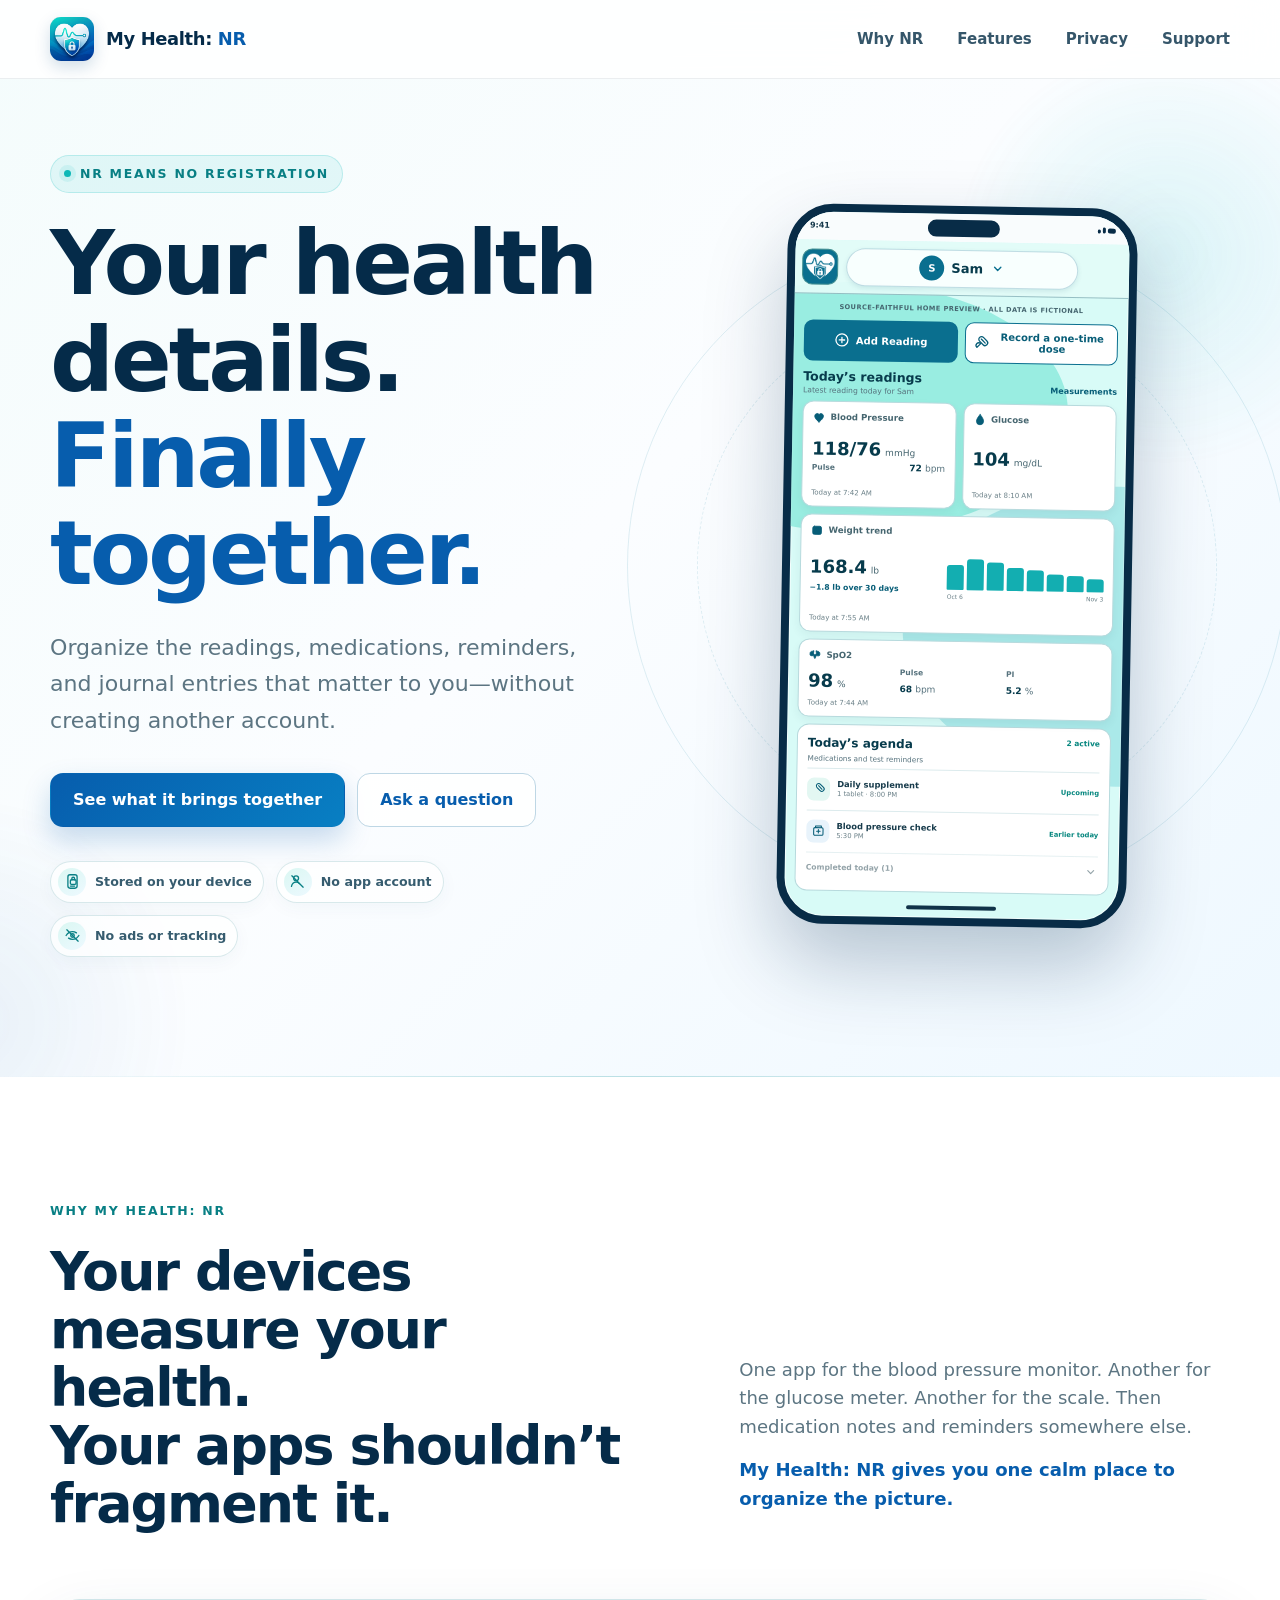
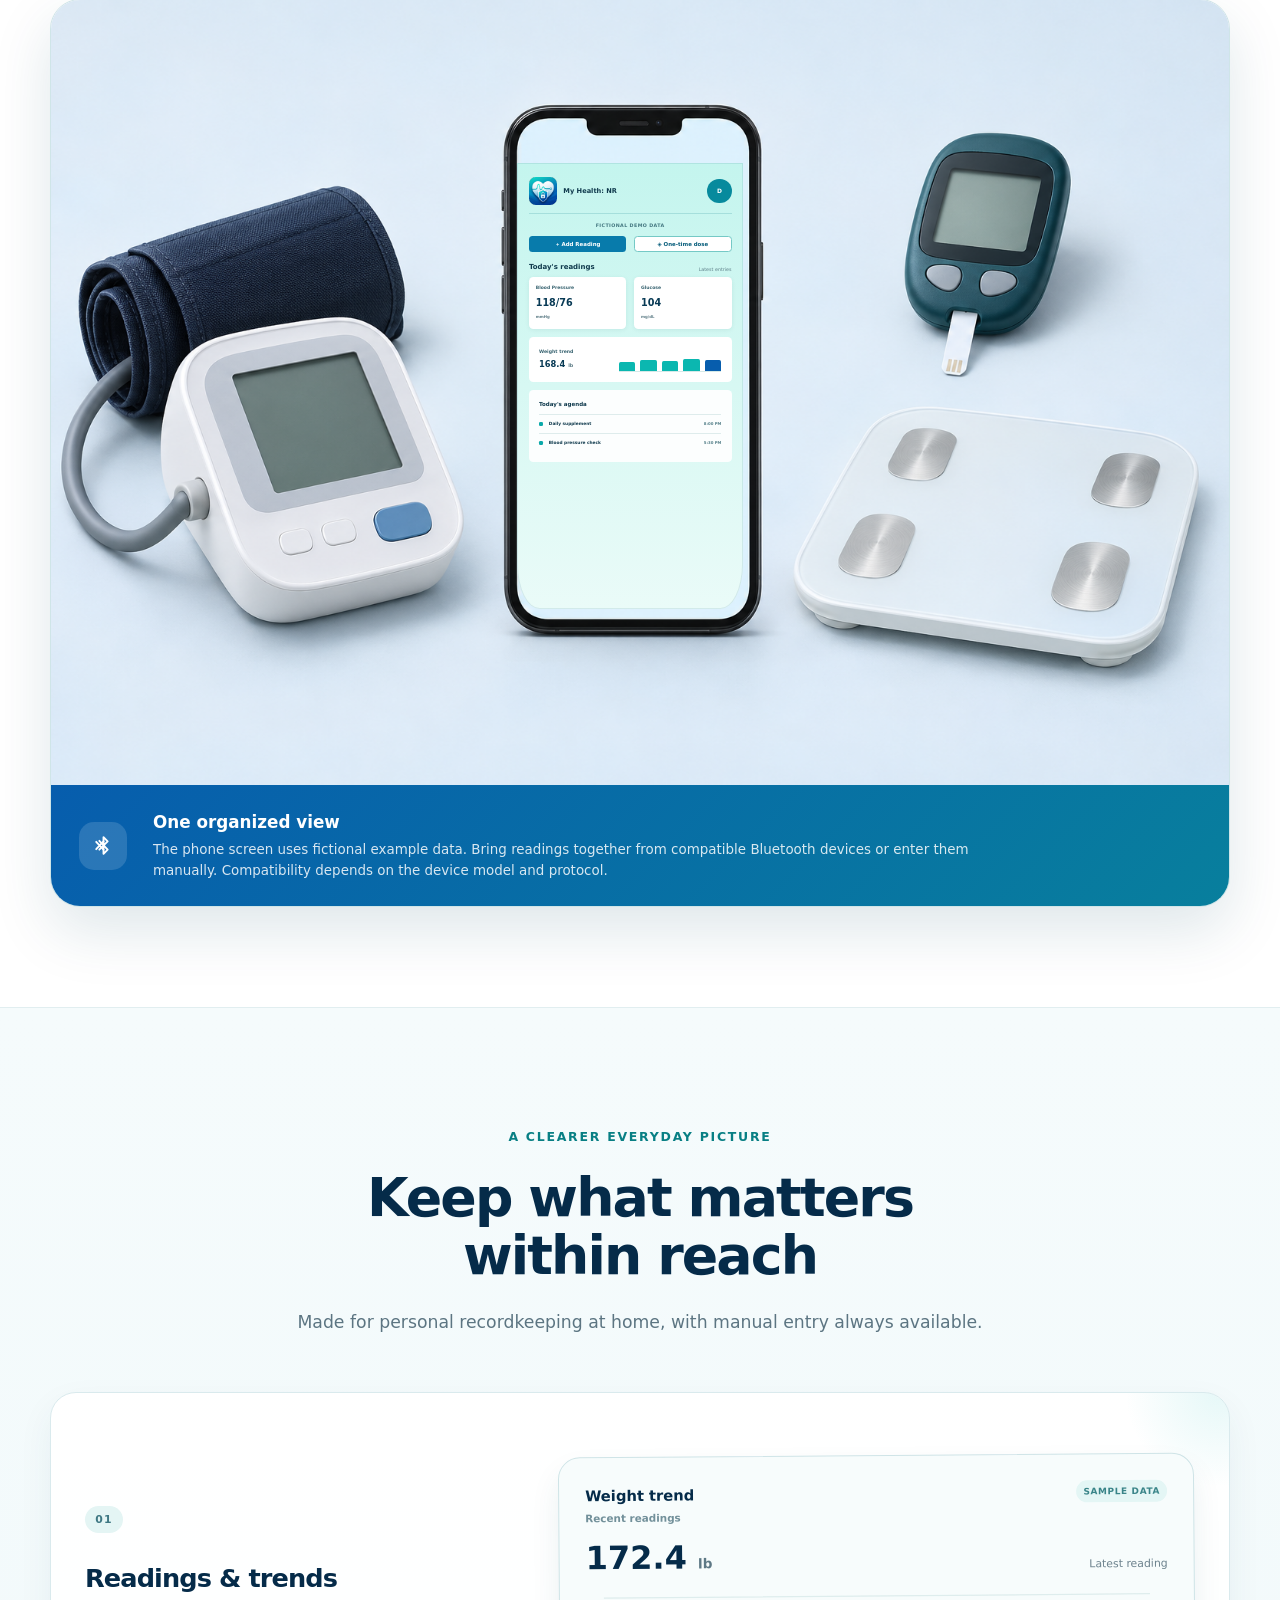
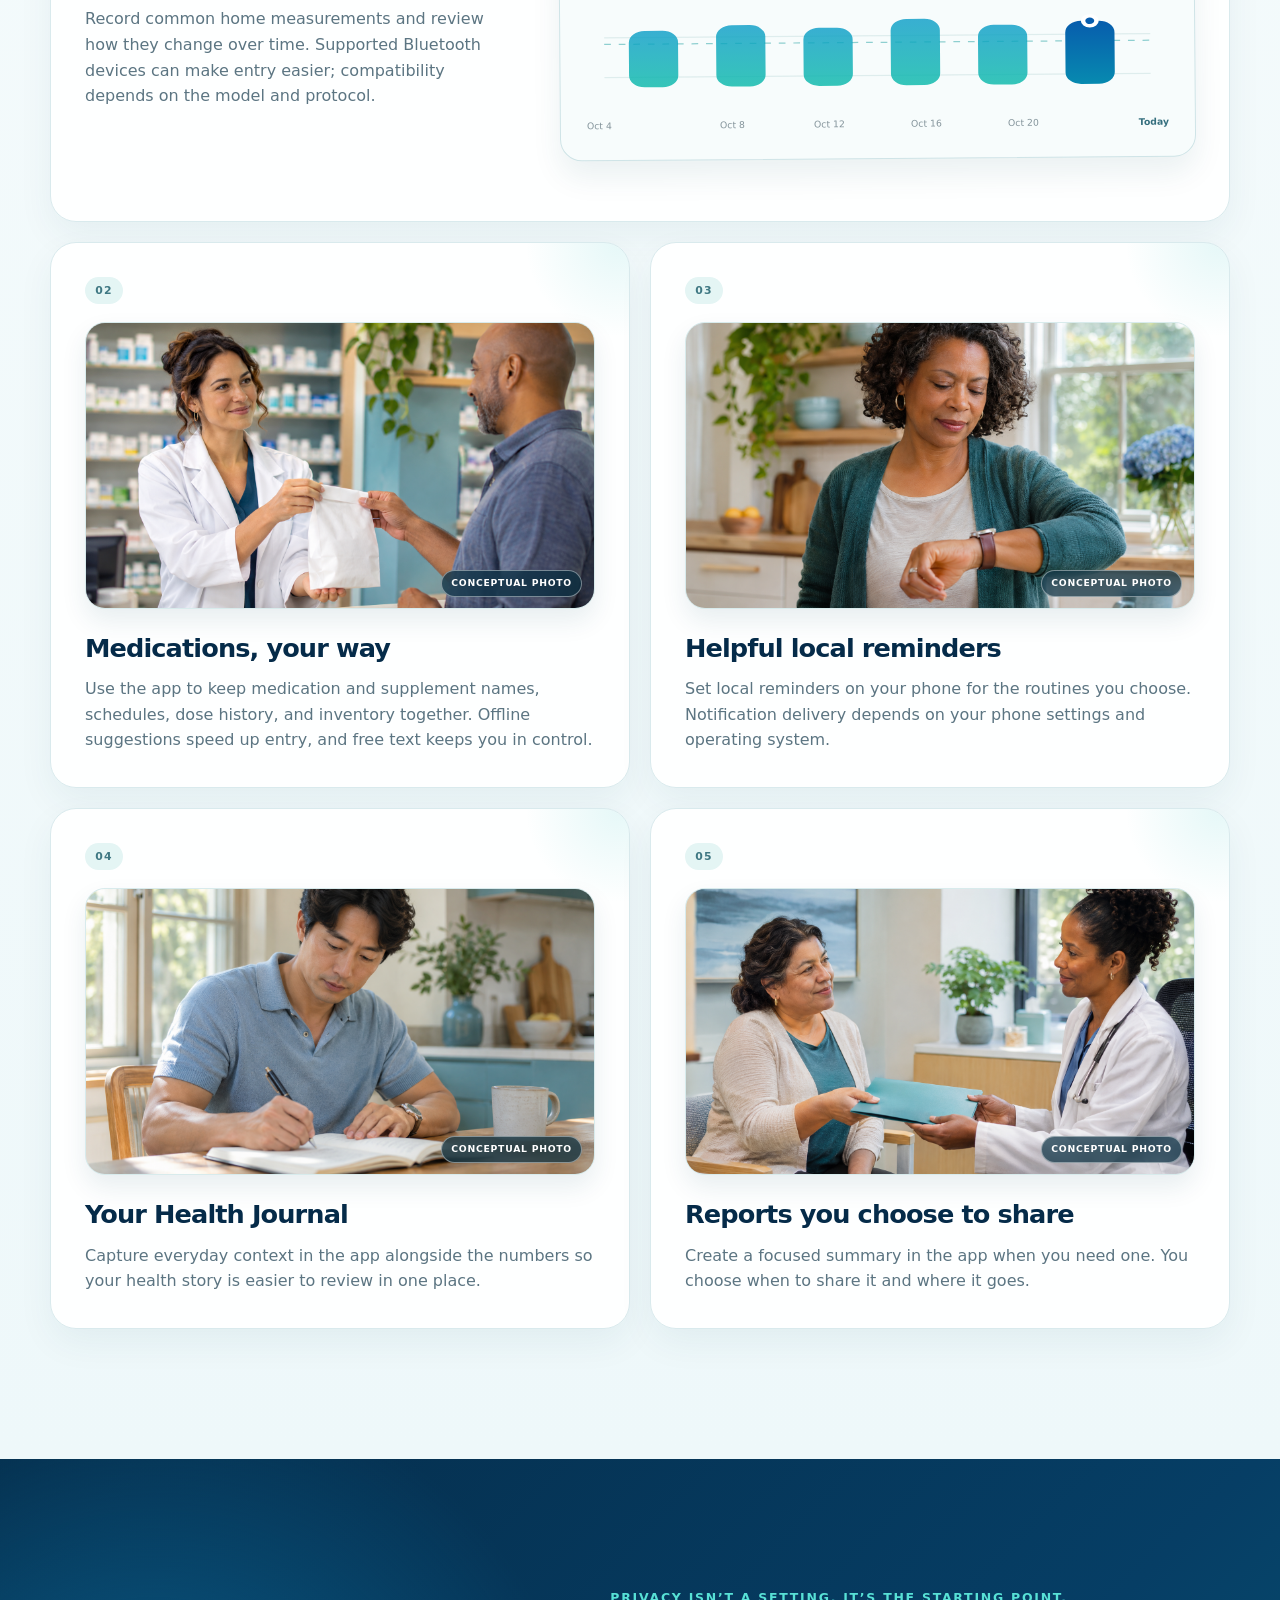
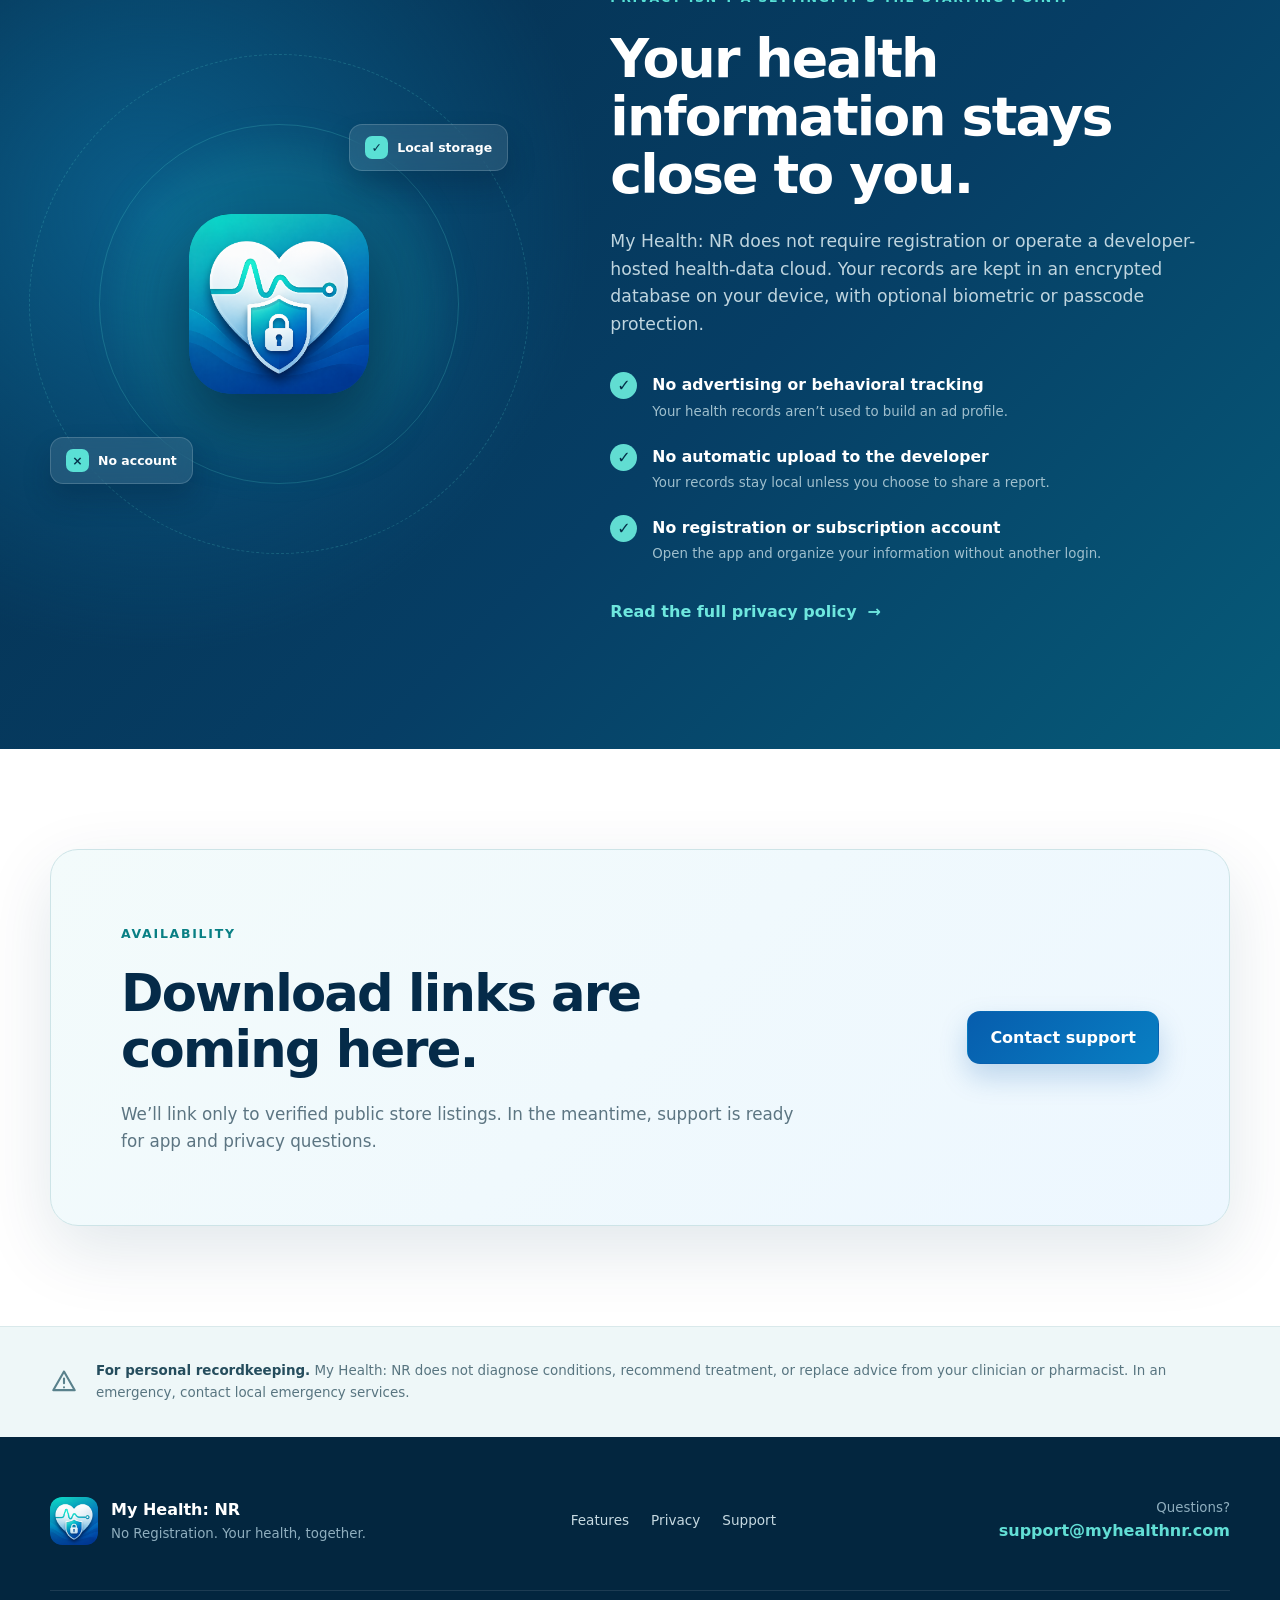
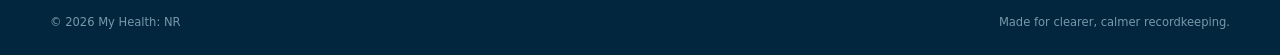
<file: index.html>
<!doctype html>
<html lang="en">
<head>
  <meta charset="utf-8">
  <meta name="viewport" content="width=device-width, initial-scale=1">
  <meta name="theme-color" content="#075dad">
  <meta name="description" content="My Health: NR keeps readings, medication details, reminders, and your health journal organized in one private place—without an app account.">
  <meta property="og:title" content="My Health: NR — your health, together">
  <meta property="og:description" content="One private place for the health details you track at home. No registration required.">
  <meta property="og:type" content="website">
  <title>My Health: NR — Your health, together</title>
  <link rel="icon" href="assets/icon.png">
  <link rel="stylesheet" href="styles.css">
</head>
<body>
  <a class="skip-link" href="#main">Skip to main content</a>

  <header class="site-header" data-header>
    <div class="header-inner">
      <a class="brand" href="index.html" aria-label="My Health: NR home">
        <img src="assets/icon.png" alt="" width="44" height="44">
        <span>My Health: <strong>NR</strong></span>
      </a>
      <button class="menu-button" type="button" aria-expanded="false" aria-controls="site-nav" data-menu-button>
        <span class="sr-only">Open menu</span>
        <span></span><span></span><span></span>
      </button>
      <nav id="site-nav" class="site-nav" aria-label="Main navigation" data-nav>
        <a href="#why">Why NR</a>
        <a href="#features">Features</a>
        <a href="#privacy">Privacy</a>
        <a href="support.html">Support</a>
      </nav>
    </div>
  </header>

  <main id="main">
    <section class="hero">
      <div class="hero-glow hero-glow-one" aria-hidden="true"></div>
      <div class="hero-glow hero-glow-two" aria-hidden="true"></div>
      <div class="shell hero-grid">
        <div class="hero-copy">
          <div class="eyebrow"><span class="eyebrow-dot"></span> NR means No Registration</div>
          <h1>Your health details.<br><span>Finally together.</span></h1>
          <p class="hero-lead">Organize the readings, medications, reminders, and journal entries that matter to you—without creating another account.</p>
          <div class="hero-actions">
            <a class="button button-primary" href="#features">See what it brings together</a>
            <a class="button button-secondary" href="mailto:support@myhealthnr.com?subject=My%20Health%3A%20NR%20question">Ask a question</a>
          </div>
          <div class="trust-row" aria-label="Product principles">
            <span class="trust-item"><span class="trust-icon" aria-hidden="true"><svg viewBox="0 0 24 24"><rect x="5.5" y="2.5" width="13" height="19" rx="3"/><path d="M9 18.5h6"/><rect x="9" y="9.5" width="8" height="6.5" rx="1.5"/><path d="M11 9.5V8a2 2 0 0 1 4 0v1.5"/></svg></span>Stored on your device</span>
            <span class="trust-item"><span class="trust-icon" aria-hidden="true"><svg viewBox="0 0 24 24"><circle cx="10" cy="7.5" r="3.5"/><path d="M3.5 19c.8-4 3-6 6.5-6 2 0 3.6.7 4.7 2"/><path d="m4 4 16 16"/></svg></span>No app account</span>
            <span class="trust-item"><span class="trust-icon" aria-hidden="true"><svg viewBox="0 0 24 24"><path d="M3 12s3.5-5.5 9-5.5c2.2 0 4.1.8 5.6 1.8M21 12s-3.5 5.5-9 5.5c-2.2 0-4.1-.8-5.6-1.8"/><circle cx="12" cy="12" r="2.5"/><path d="M4 4l16 16"/></svg></span>No ads or tracking</span>
          </div>
        </div>

        <div class="hero-visual" aria-label="Source-faithful illustration of the My Health: NR Home screen using fictional data">
          <div class="orbit orbit-one" aria-hidden="true"></div>
          <div class="orbit orbit-two" aria-hidden="true"></div>
          <div class="phone">
            <div class="phone-top"><span>9:41</span><span class="phone-island"></span><span class="phone-status" aria-hidden="true"><i></i><i></i><i></i></span></div>
            <div class="phone-appbar">
              <div class="mnr-brand-backdrop" aria-label="Menu and My Health: NR brand badge"><span class="mnr-brand-mask"></span></div>
              <div class="mnr-profile-control" aria-label="Selected fictional profile: Sam">
                <span class="phone-avatar">S</span><strong>Sam</strong>
                <svg aria-hidden="true" viewBox="0 0 24 24"><path d="m7 9 5 5 5-5"/></svg>
              </div>
              <span class="mnr-top-spacer" aria-hidden="true"></span>
            </div>
            <div class="phone-body">
              <div class="demo-note">SOURCE-FAITHFUL HOME PREVIEW · ALL DATA IS FICTIONAL</div>
              <div class="mnr-actions">
                <div class="mnr-action mnr-action-primary"><svg aria-hidden="true" viewBox="0 0 24 24"><circle cx="12" cy="12" r="9"/><path d="M12 8v8M8 12h8"/></svg><span>Add Reading</span></div>
                <div class="mnr-action mnr-action-secondary"><svg aria-hidden="true" viewBox="0 0 24 24"><path d="M8.5 4.5a4 4 0 0 1 5.7 0l5.3 5.3a4 4 0 0 1-5.7 5.7L8.5 10.2a4 4 0 0 1 0-5.7Z"/><path d="m11 7 6 6M4.5 13.8a4 4 0 0 1 5.7 0l.1.1-5.6 5.6-.2-.1a4 4 0 0 1 0-5.6Z"/></svg><span>Record a one-time dose</span></div>
              </div>
              <div class="mnr-section-heading">
                <div><strong>Today’s readings</strong><small>Latest reading today for Sam</small></div><span>Measurements</span>
              </div>
              <div class="mnr-reading-grid">
                <div class="mnr-reading-card">
                  <div class="mnr-card-label"><svg aria-hidden="true" viewBox="0 0 24 24"><path d="M12 21s-8-5.2-8-11a4.5 4.5 0 0 1 8-2.8A4.5 4.5 0 0 1 20 10c0 5.8-8 11-8 11Z"/></svg><span>Blood Pressure</span></div>
                  <div class="mnr-reading-data"><div class="mnr-primary"><strong>118/76</strong><span>mmHg</span></div><div class="mnr-secondary"><span>Pulse</span><b>72 <i>bpm</i></b></div></div>
                  <small class="mnr-card-footer">Today at 7:42 AM</small>
                </div>
                <div class="mnr-reading-card">
                  <div class="mnr-card-label"><svg aria-hidden="true" viewBox="0 0 24 24"><path d="M12 2S5.5 9.2 5.5 14.5a6.5 6.5 0 0 0 13 0C18.5 9.2 12 2 12 2Z"/></svg><span>Glucose</span></div>
                  <div class="mnr-reading-data"><div class="mnr-primary"><strong>104</strong><span>mg/dL</span></div></div>
                  <small class="mnr-card-footer">Today at 8:10 AM</small>
                </div>
                <div class="mnr-reading-card mnr-card-wide mnr-weight-card">
                  <div class="mnr-card-label"><svg aria-hidden="true" viewBox="0 0 24 24"><rect x="4" y="5" width="16" height="15" rx="3"/><path d="M9 10a3 3 0 0 1 6 0M12 10l2-2"/></svg><span>Weight trend</span></div>
                  <div class="mnr-weight-layout"><div><div class="mnr-primary"><strong>168.4</strong><span>lb</span></div><b class="mnr-trend-delta">−1.8 lb over 30 days</b></div><div class="mnr-bars" aria-hidden="true"><i style="height:70%"></i><i style="height:86%"></i><i style="height:78%"></i><i style="height:64%"></i><i style="height:58%"></i><i style="height:49%"></i><i style="height:44%"></i><i style="height:38%"></i><span><em>Oct 6</em><em>Nov 3</em></span></div></div>
                  <small class="mnr-card-footer">Today at 7:55 AM</small>
                </div>
                <div class="mnr-reading-card mnr-card-wide mnr-ox-card">
                  <div class="mnr-card-label"><svg aria-hidden="true" viewBox="0 0 24 24"><path d="M9.5 4.5v6.8c0 1.1-.9 2-2 2H5c-1.1 0-2-.9-2-2V9c0-2.2 1.8-4 4-4h2.5ZM14.5 4.5v6.8c0 1.1.9 2 2 2H19c1.1 0 2-.9 2-2V9c0-2.2-1.8-4-4-4h-2.5ZM9.5 10.5c0 3.5 1 6 2.5 8 1.5-2 2.5-4.5 2.5-8"/></svg><span>SpO2</span></div>
                  <div class="mnr-ox-layout"><div class="mnr-primary"><strong>98</strong><span>%</span></div><div class="mnr-secondary"><span>Pulse</span><b>68 <i>bpm</i></b></div><div class="mnr-secondary"><span>PI</span><b>5.2 <i>%</i></b></div></div>
                  <small class="mnr-card-footer">Today at 7:44 AM</small>
                </div>
              </div>
              <div class="mnr-agenda-card">
                <div class="mnr-agenda-heading"><div><strong>Today’s agenda</strong><small>Medications and test reminders</small></div><span>2 active</span></div>
                <div class="mnr-agenda-row"><span class="mnr-agenda-icon"><svg aria-hidden="true" viewBox="0 0 24 24"><path d="M8.5 4.5a4 4 0 0 1 5.7 0l5.3 5.3a4 4 0 0 1-5.7 5.7L8.5 10.2a4 4 0 0 1 0-5.7Z"/><path d="m11 7 6 6"/></svg></span><div><strong>Daily supplement</strong><small>1 tablet · 8:00 PM</small></div><b>Upcoming</b></div>
                <div class="mnr-agenda-row"><span class="mnr-agenda-icon mnr-test-icon"><svg aria-hidden="true" viewBox="0 0 24 24"><path d="M7 7V4h10v3M6 7h12a2 2 0 0 1 2 2v9a2 2 0 0 1-2 2H6a2 2 0 0 1-2-2V9a2 2 0 0 1 2-2Z"/><path d="M12 10v6M9 13h6"/></svg></span><div><strong>Blood pressure check</strong><small>5:30 PM</small></div><b>Earlier today</b></div>
                <div class="mnr-completed"><span>Completed today (1)</span><svg aria-hidden="true" viewBox="0 0 24 24"><path d="m7 9 5 5 5-5"/></svg></div>
              </div>
            </div>
            <div class="phone-home" aria-hidden="true"></div>
          </div>
          <div class="floating-card float-lock"><span>✓</span><div><strong>Private by design</strong><small>Protected on your device</small></div></div>
          <div class="floating-card float-journal"><span>i</span><div><strong>Fictional demo</strong><small>No patient records shown</small></div></div>
        </div>
      </div>
    </section>

    <section class="problem-section" id="why">
      <div class="shell problem-grid">
        <div>
          <p class="section-kicker">Why My Health: NR</p>
          <h2>Your devices measure your health.<br>Your apps shouldn’t fragment it.</h2>
        </div>
        <div class="problem-copy">
          <p>One app for the blood pressure monitor. Another for the glucose meter. Another for the scale. Then medication notes and reminders somewhere else.</p>
          <p class="problem-answer">My Health: NR gives you one calm place to organize the picture.</p>
        </div>
      </div>
      <div class="shell device-story">
        <figure class="device-photo-card">
          <div class="device-photo-frame">
            <img src="assets/myhealthnr-connected-devices.png" width="1536" height="1024" alt="Blood pressure monitor and cuff, glucose meter, and scale arranged around a phone showing the My Health: NR app">
            <div class="device-phone-ui" aria-hidden="true">
              <div class="device-app-top"><img src="assets/icon.png" alt=""><span>My Health: NR</span><b>D</b></div>
              <div class="device-demo-label">FICTIONAL DEMO DATA</div>
              <div class="device-actions"><span>＋ Add Reading</span><span>◈ One-time dose</span></div>
              <div class="device-section-title"><strong>Today's readings</strong><small>Latest entries</small></div>
              <div class="device-reading-grid">
                <div><small>Blood Pressure</small><strong>118/76</strong><em>mmHg</em></div>
                <div><small>Glucose</small><strong>104</strong><em>mg/dL</em></div>
              </div>
              <div class="device-weight-card"><span><small>Weight trend</small><strong>168.4 <em>lb</em></strong></span><i><b></b><b></b><b></b><b></b><b></b></i></div>
              <div class="device-agenda"><strong>Today's agenda</strong><span><i></i>Daily supplement <small>8:00 PM</small></span><span><i></i>Blood pressure check <small>5:30 PM</small></span></div>
            </div>
          </div>
          <figcaption class="device-photo-caption">
            <span class="device-caption-icon" aria-hidden="true"><svg viewBox="0 0 24 24"><path d="M8 7.5 16 16l-4 4V4l4 4-8 8"/><path d="M5 8.5 12 16M5 15.5 12 8"/></svg></span>
            <span><strong>One organized view</strong><small>The phone screen uses fictional example data. Bring readings together from compatible Bluetooth devices or enter them manually. Compatibility depends on the device model and protocol.</small></span>
          </figcaption>
        </figure>
      </div>
    </section>

    <section class="features-section" id="features">
      <div class="shell">
        <div class="section-heading centered">
          <p class="section-kicker">A clearer everyday picture</p>
          <h2>Keep what matters within reach</h2>
          <p>Made for personal recordkeeping at home, with manual entry always available.</p>
        </div>
        <div class="feature-grid">
          <article class="feature-card feature-large">
            <div class="feature-copy">
              <span class="feature-number">01</span>
              <h3>Readings &amp; trends</h3>
              <p>Record common home measurements and review how they change over time. Supported Bluetooth devices can make entry easier; compatibility depends on the model and protocol.</p>
            </div>
            <div class="trend-demo" role="img" aria-label="Illustrative weight trend with sample readings that fluctuate modestly over time">
              <div class="trend-top"><span><b>Weight trend</b><small>Recent readings</small></span><span class="sample-pill">SAMPLE DATA</span></div>
              <div class="trend-values"><strong>172.4 <small>lb</small></strong><span>Latest reading</span></div>
              <svg aria-hidden="true" viewBox="0 0 520 176" preserveAspectRatio="none">
                <defs><linearGradient id="bar-primary" x1="0" y1="0" x2="0" y2="1"><stop offset="0" stop-color="#0e9ec8"/><stop offset="1" stop-color="#0bb9aa"/></linearGradient><linearGradient id="bar-latest" x1="0" y1="0" x2="0" y2="1"><stop offset="0" stop-color="#075dad"/><stop offset="1" stop-color="#078ab0"/></linearGradient></defs>
                <path class="chart-grid" d="M16 30H504M16 78H504M16 126H504"/>
                <path class="chart-average" d="M16 86H504"/>
                <g class="trend-bars"><rect x="38" y="70" width="44" height="68" rx="14"/><rect x="116" y="64" width="44" height="74" rx="14"/><rect x="194" y="68" width="44" height="70" rx="14"/><rect x="272" y="58" width="44" height="80" rx="14"/><rect x="350" y="66" width="44" height="72" rx="14"/><rect class="latest-bar" x="428" y="62" width="44" height="76" rx="14"/></g>
                <circle class="latest-dot" cx="450" cy="62" r="6"/>
              </svg>
              <div class="chart-labels"><span>Oct 4</span><span>Oct 8</span><span>Oct 12</span><span>Oct 16</span><span>Oct 20</span><span>Today</span></div>
            </div>
          </article>

          <article class="feature-card feature-stack">
            <span class="feature-number">02</span>
            <figure class="feature-illustration feature-photo medication-photo">
              <img src="assets/myhealth-prescription-handoff.png" width="1536" height="1024" alt="Conceptual photo of a pharmacist handing an unbranded prescription bag to a customer">
              <figcaption>Conceptual photo</figcaption>
            </figure>
            <div class="feature-card-copy"><h3>Medications, your way</h3><p>Use the app to keep medication and supplement names, schedules, dose history, and inventory together. Offline suggestions speed up entry, and free text keeps you in control.</p></div>
          </article>

          <article class="feature-card feature-stack">
            <span class="feature-number">03</span>
            <figure class="feature-illustration feature-photo reminder-photo">
              <img src="assets/myhealth-reminder-watch.png" width="1536" height="1024" alt="Conceptual photo of a woman checking the time on her wristwatch at home">
              <figcaption>Conceptual photo</figcaption>
            </figure>
            <div class="feature-card-copy"><h3>Helpful local reminders</h3><p>Set local reminders on your phone for the routines you choose. Notification delivery depends on your phone settings and operating system.</p></div>
          </article>

          <article class="feature-card feature-stack">
            <span class="feature-number">04</span>
            <figure class="feature-illustration feature-photo journal-photo">
              <img src="assets/myhealth-paper-journal.png" width="1536" height="1024" alt="Conceptual photo of a man writing personal notes in a paper journal at home">
              <figcaption>Conceptual photo</figcaption>
            </figure>
            <div class="feature-card-copy"><h3>Your Health Journal</h3><p>Capture everyday context in the app alongside the numbers so your health story is easier to review in one place.</p></div>
          </article>

          <article class="feature-card feature-stack">
            <span class="feature-number">05</span>
            <figure class="feature-illustration feature-photo report-photo">
              <img src="assets/myhealth-doctor-report.png" width="1536" height="1024" alt="Conceptual photo of a patient choosing to hand a blue folder to her doctor">
              <figcaption>Conceptual photo</figcaption>
            </figure>
            <div class="feature-card-copy"><h3>Reports you choose to share</h3><p>Create a focused summary in the app when you need one. You choose when to share it and where it goes.</p></div>
          </article>
        </div>
      </div>
    </section>

    <section class="privacy-section" id="privacy">
      <div class="shell privacy-grid">
        <div class="privacy-visual">
          <div class="privacy-ring ring-one"></div><div class="privacy-ring ring-two"></div>
          <img src="assets/icon.png" alt="My Health: NR app icon" width="180" height="180">
          <div class="privacy-badge badge-local"><span>✓</span>Local storage</div>
          <div class="privacy-badge badge-account"><span>×</span>No account</div>
        </div>
        <div class="privacy-copy">
          <p class="section-kicker light">Privacy isn’t a setting. It’s the starting point.</p>
          <h2>Your health information stays close to you.</h2>
          <p>My Health: NR does not require registration or operate a developer-hosted health-data cloud. Your records are kept in an encrypted database on your device, with optional biometric or passcode protection.</p>
          <ul class="privacy-list">
            <li><span>✓</span><div><strong>No advertising or behavioral tracking</strong><small>Your health records aren’t used to build an ad profile.</small></div></li>
            <li><span>✓</span><div><strong>No automatic upload to the developer</strong><small>Your records stay local unless you choose to share a report.</small></div></li>
            <li><span>✓</span><div><strong>No registration or subscription account</strong><small>Open the app and organize your information without another login.</small></div></li>
          </ul>
          <a class="text-link light-link" href="privacy.html">Read the full privacy policy <span>→</span></a>
        </div>
      </div>
    </section>

    <section class="availability-section" id="availability">
      <div class="shell availability-card">
        <div>
          <p class="section-kicker">Availability</p>
          <h2>Download links are coming here.</h2>
          <p>We’ll link only to verified public store listings. In the meantime, support is ready for app and privacy questions.</p>
        </div>
        <a class="button button-primary" href="mailto:support@myhealthnr.com?subject=My%20Health%3A%20NR%20availability">Contact support</a>
      </div>
    </section>

    <section class="disclaimer-section">
      <div class="shell disclaimer-inner">
        <svg aria-hidden="true" viewBox="0 0 24 24"><path d="M12 3 2.8 19h18.4L12 3Z"/><path d="M12 9v4M12 16.5v.1"/></svg>
        <p><strong>For personal recordkeeping.</strong> My Health: NR does not diagnose conditions, recommend treatment, or replace advice from your clinician or pharmacist. In an emergency, contact local emergency services.</p>
      </div>
    </section>
  </main>

  <footer class="site-footer">
    <div class="shell footer-grid">
      <div class="footer-brand"><img src="assets/icon.png" alt="" width="48" height="48"><div><strong>My Health: NR</strong><small>No Registration. Your health, together.</small></div></div>
      <nav aria-label="Footer navigation"><a href="index.html#features">Features</a><a href="privacy.html">Privacy</a><a href="support.html">Support</a></nav>
      <div class="footer-contact"><small>Questions?</small><a href="mailto:support@myhealthnr.com">support@myhealthnr.com</a></div>
    </div>
    <div class="shell footer-bottom"><span>© <span data-year>2026</span> My Health: NR</span><span>Made for clearer, calmer recordkeeping.</span></div>
  </footer>
  <script src="script.js"></script>
</body>
</html>
</file>
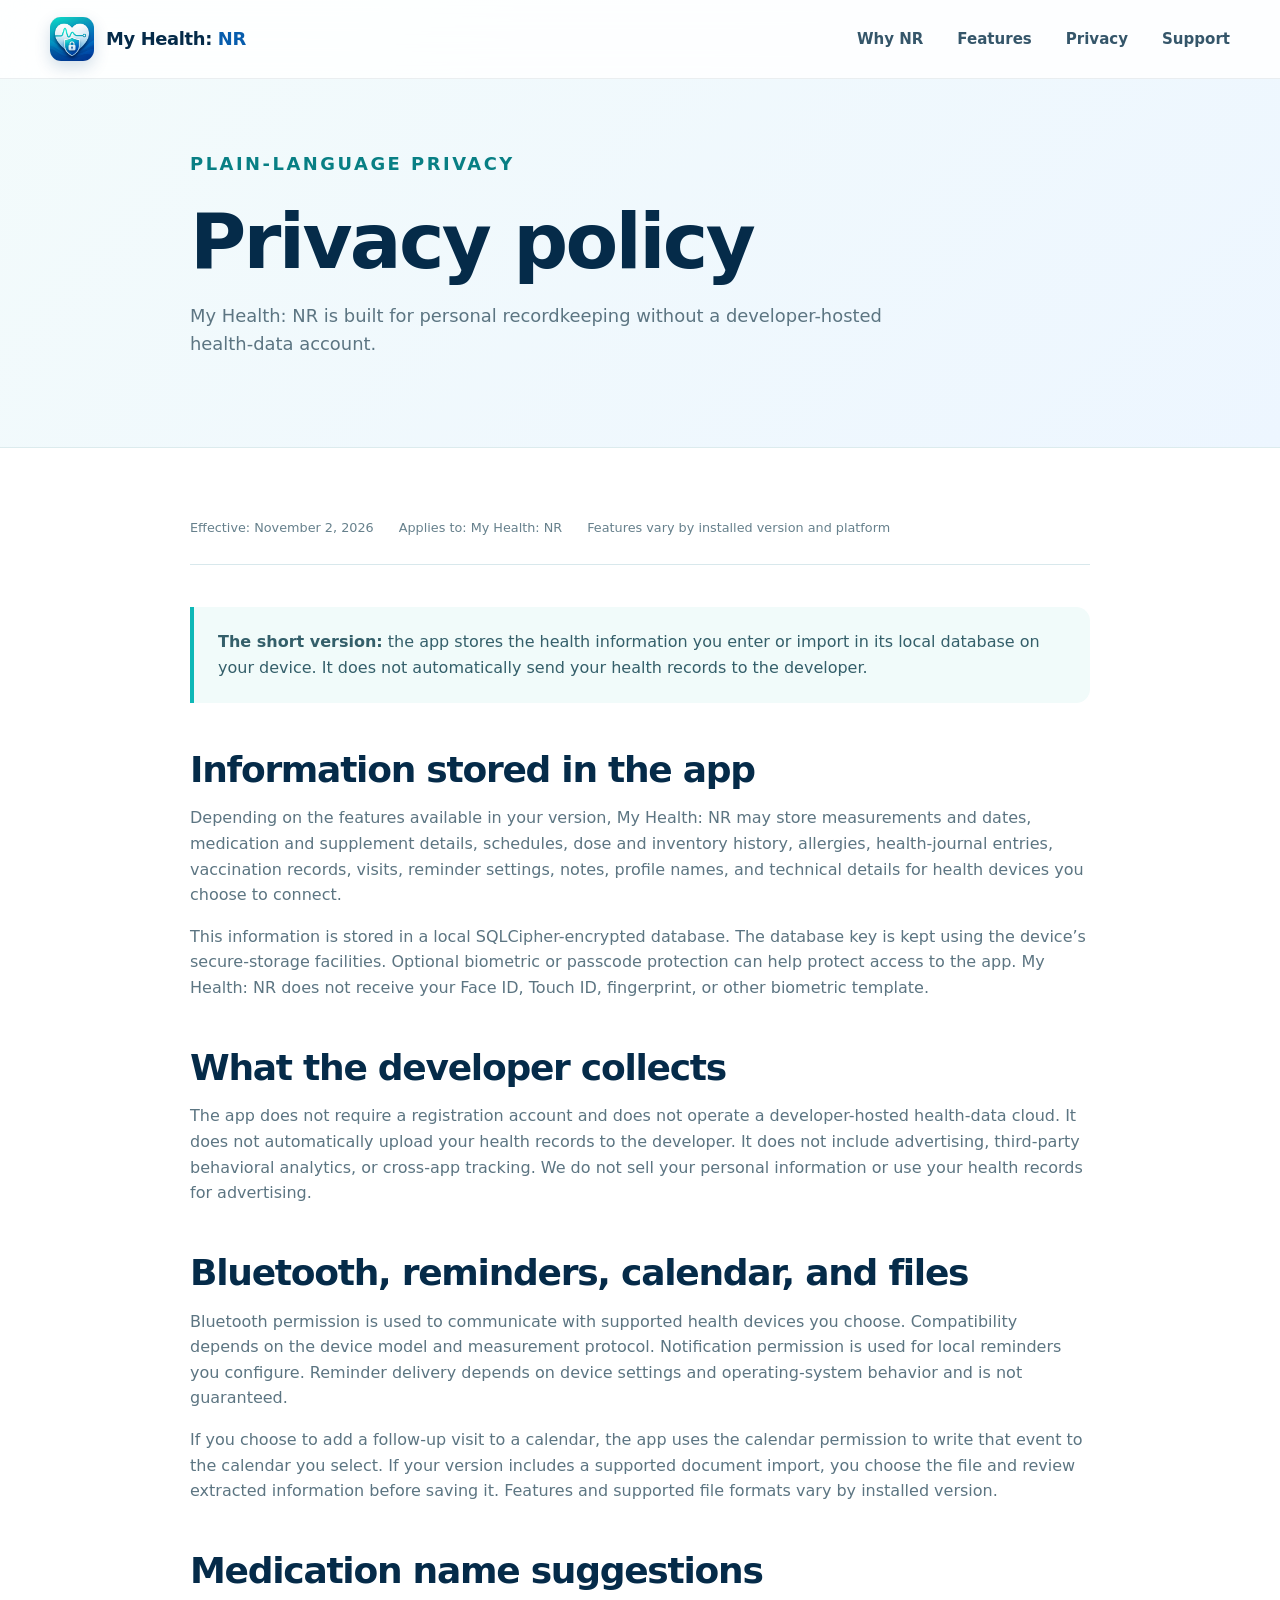
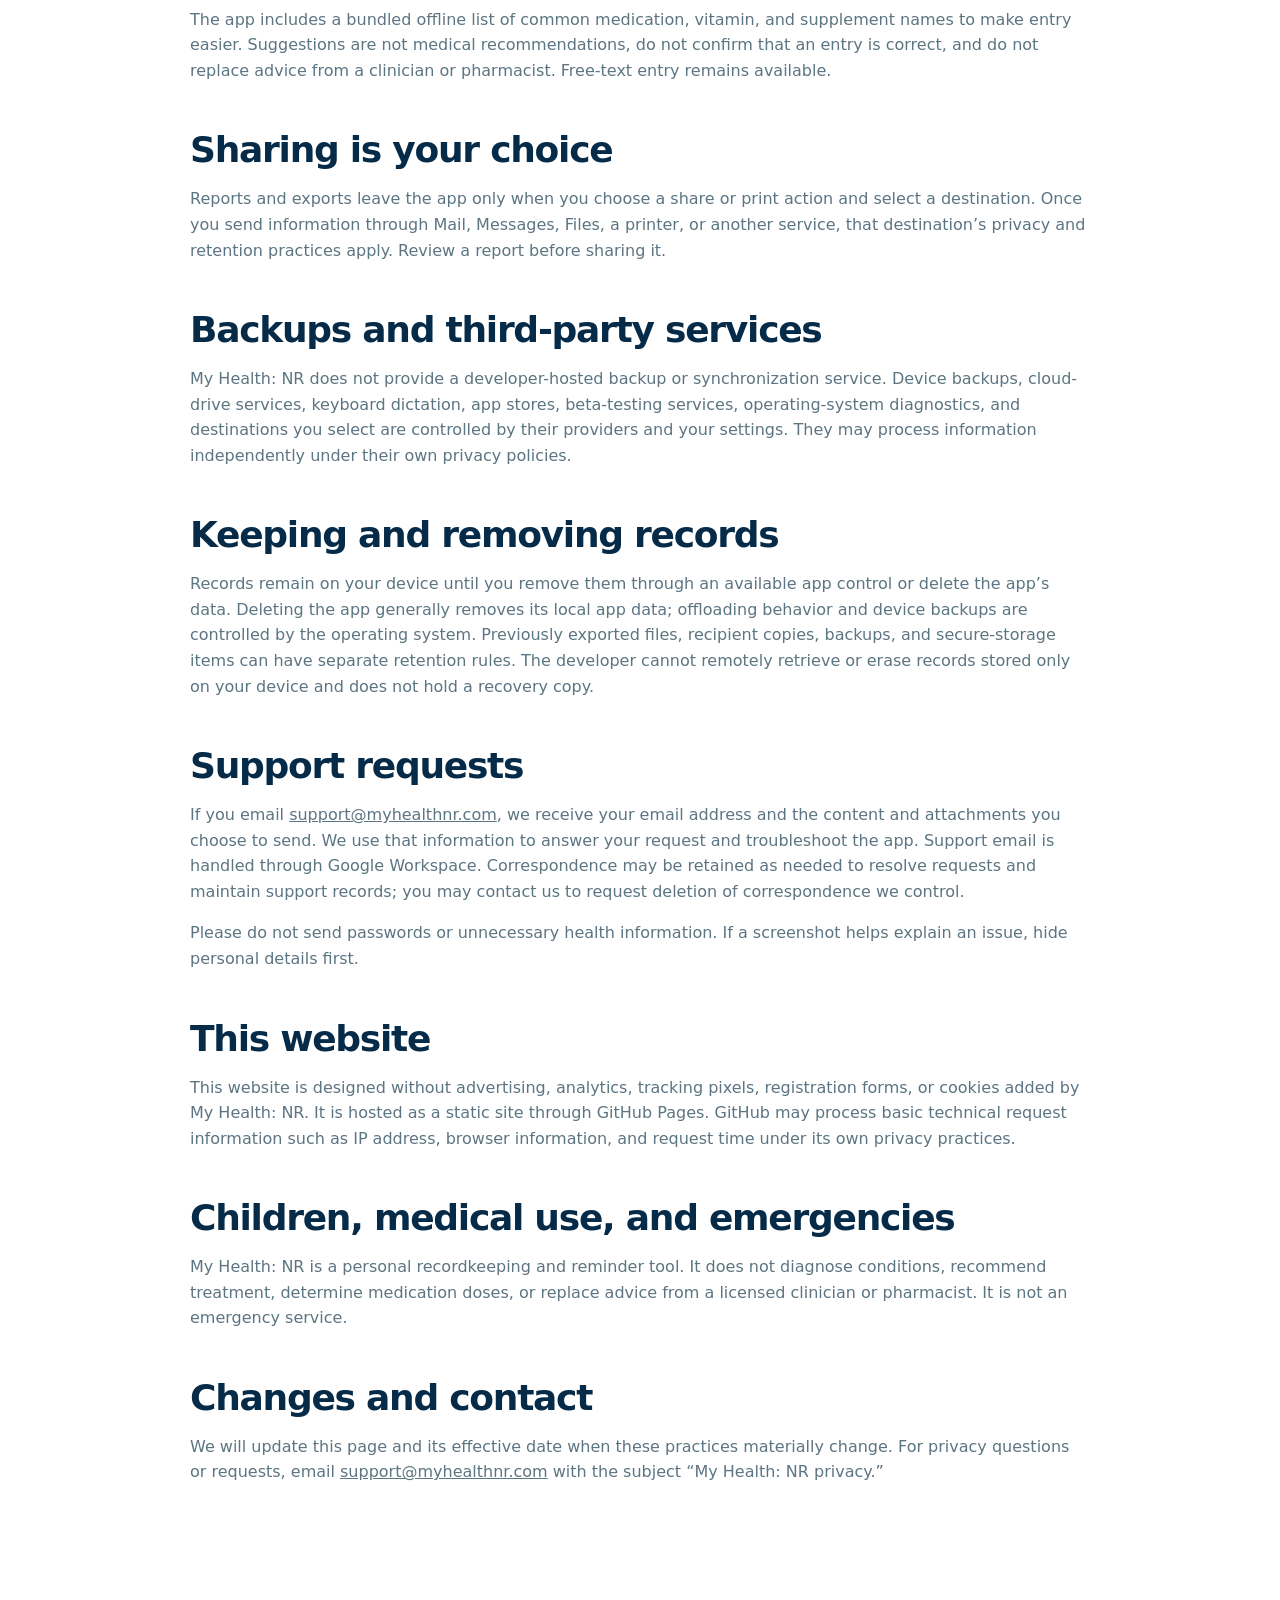
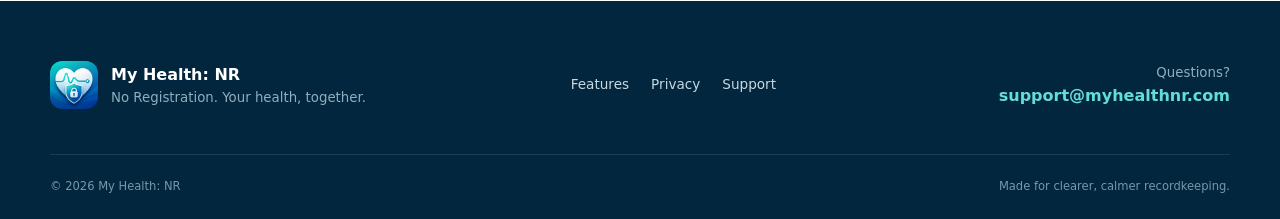
<file: privacy.html>
<!doctype html>
<html lang="en">
<head>
  <meta charset="utf-8">
  <meta name="viewport" content="width=device-width, initial-scale=1">
  <meta name="theme-color" content="#075dad">
  <meta name="description" content="Privacy policy for My Health: NR.">
  <title>Privacy Policy — My Health: NR</title>
  <link rel="icon" href="assets/icon.png">
  <link rel="stylesheet" href="styles.css">
</head>
<body>
  <a class="skip-link" href="#main">Skip to main content</a>
  <header class="site-header" data-header>
    <div class="header-inner">
      <a class="brand" href="index.html" aria-label="My Health: NR home"><img src="assets/icon.png" alt="" width="44" height="44"><span>My Health: <strong>NR</strong></span></a>
      <button class="menu-button" type="button" aria-expanded="false" aria-controls="site-nav" data-menu-button><span class="sr-only">Open menu</span><span></span><span></span><span></span></button>
      <nav id="site-nav" class="site-nav" aria-label="Main navigation" data-nav><a href="index.html#why">Why NR</a><a href="index.html#features">Features</a><a href="privacy.html" aria-current="page">Privacy</a><a href="support.html">Support</a></nav>
    </div>
  </header>
  <main id="main">
    <section class="inner-hero">
      <div class="shell"><p class="section-kicker">Plain-language privacy</p><h1>Privacy policy</h1><p>My Health: NR is built for personal recordkeeping without a developer-hosted health-data account.</p></div>
    </section>
    <article class="policy-wrap">
      <div class="policy-meta"><span>Effective: November 2, 2026</span><span>Applies to: My Health: NR</span><span>Features vary by installed version and platform</span></div>
      <div class="policy-callout"><p><strong>The short version:</strong> the app stores the health information you enter or import in its local database on your device. It does not automatically send your health records to the developer.</p></div>

      <h2>Information stored in the app</h2>
      <p>Depending on the features available in your version, My Health: NR may store measurements and dates, medication and supplement details, schedules, dose and inventory history, allergies, health-journal entries, vaccination records, visits, reminder settings, notes, profile names, and technical details for health devices you choose to connect.</p>
      <p>This information is stored in a local SQLCipher-encrypted database. The database key is kept using the device’s secure-storage facilities. Optional biometric or passcode protection can help protect access to the app. My Health: NR does not receive your Face ID, Touch ID, fingerprint, or other biometric template.</p>

      <h2>What the developer collects</h2>
      <p>The app does not require a registration account and does not operate a developer-hosted health-data cloud. It does not automatically upload your health records to the developer. It does not include advertising, third-party behavioral analytics, or cross-app tracking. We do not sell your personal information or use your health records for advertising.</p>

      <h2>Bluetooth, reminders, calendar, and files</h2>
      <p>Bluetooth permission is used to communicate with supported health devices you choose. Compatibility depends on the device model and measurement protocol. Notification permission is used for local reminders you configure. Reminder delivery depends on device settings and operating-system behavior and is not guaranteed.</p>
      <p>If you choose to add a follow-up visit to a calendar, the app uses the calendar permission to write that event to the calendar you select. If your version includes a supported document import, you choose the file and review extracted information before saving it. Features and supported file formats vary by installed version.</p>

      <h2>Medication name suggestions</h2>
      <p>The app includes a bundled offline list of common medication, vitamin, and supplement names to make entry easier. Suggestions are not medical recommendations, do not confirm that an entry is correct, and do not replace advice from a clinician or pharmacist. Free-text entry remains available.</p>

      <h2>Sharing is your choice</h2>
      <p>Reports and exports leave the app only when you choose a share or print action and select a destination. Once you send information through Mail, Messages, Files, a printer, or another service, that destination’s privacy and retention practices apply. Review a report before sharing it.</p>

      <h2>Backups and third-party services</h2>
      <p>My Health: NR does not provide a developer-hosted backup or synchronization service. Device backups, cloud-drive services, keyboard dictation, app stores, beta-testing services, operating-system diagnostics, and destinations you select are controlled by their providers and your settings. They may process information independently under their own privacy policies.</p>

      <h2>Keeping and removing records</h2>
      <p>Records remain on your device until you remove them through an available app control or delete the app’s data. Deleting the app generally removes its local app data; offloading behavior and device backups are controlled by the operating system. Previously exported files, recipient copies, backups, and secure-storage items can have separate retention rules. The developer cannot remotely retrieve or erase records stored only on your device and does not hold a recovery copy.</p>

      <h2>Support requests</h2>
      <p>If you email <a href="mailto:support@myhealthnr.com">support@myhealthnr.com</a>, we receive your email address and the content and attachments you choose to send. We use that information to answer your request and troubleshoot the app. Support email is handled through Google Workspace. Correspondence may be retained as needed to resolve requests and maintain support records; you may contact us to request deletion of correspondence we control.</p>
      <p>Please do not send passwords or unnecessary health information. If a screenshot helps explain an issue, hide personal details first.</p>

      <h2>This website</h2>
      <p>This website is designed without advertising, analytics, tracking pixels, registration forms, or cookies added by My Health: NR. It is hosted as a static site through GitHub Pages. GitHub may process basic technical request information such as IP address, browser information, and request time under its own privacy practices.</p>

      <h2>Children, medical use, and emergencies</h2>
      <p>My Health: NR is a personal recordkeeping and reminder tool. It does not diagnose conditions, recommend treatment, determine medication doses, or replace advice from a licensed clinician or pharmacist. It is not an emergency service.</p>

      <h2>Changes and contact</h2>
      <p>We will update this page and its effective date when these practices materially change. For privacy questions or requests, email <a href="mailto:support@myhealthnr.com?subject=My%20Health%3A%20NR%20privacy">support@myhealthnr.com</a> with the subject “My Health: NR privacy.”</p>
    </article>
  </main>
  <footer class="site-footer">
    <div class="shell footer-grid"><div class="footer-brand"><img src="assets/icon.png" alt="" width="48" height="48"><div><strong>My Health: NR</strong><small>No Registration. Your health, together.</small></div></div><nav aria-label="Footer navigation"><a href="index.html#features">Features</a><a href="privacy.html">Privacy</a><a href="support.html">Support</a></nav><div class="footer-contact"><small>Questions?</small><a href="mailto:support@myhealthnr.com">support@myhealthnr.com</a></div></div>
    <div class="shell footer-bottom"><span>© <span data-year>2026</span> My Health: NR</span><span>Made for clearer, calmer recordkeeping.</span></div>
  </footer>
  <script src="script.js"></script>
</body>
</html>
</file>
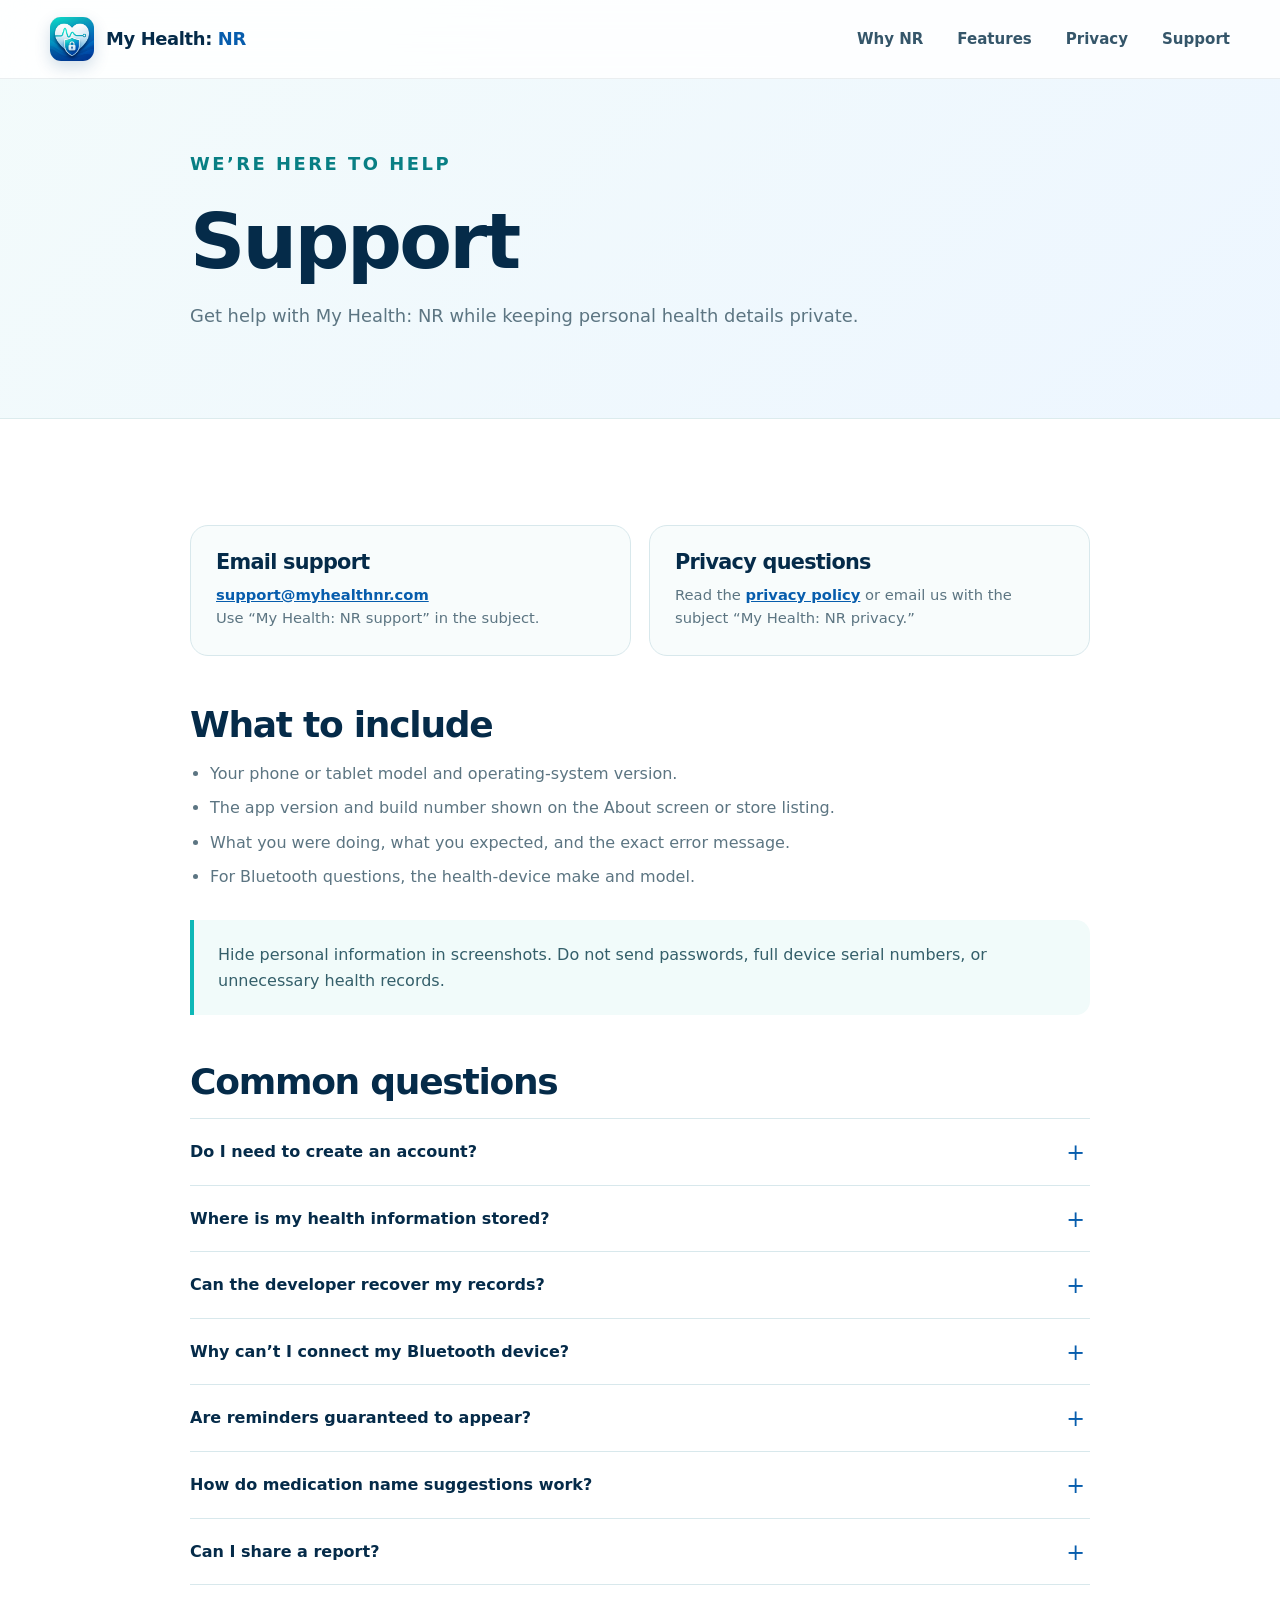
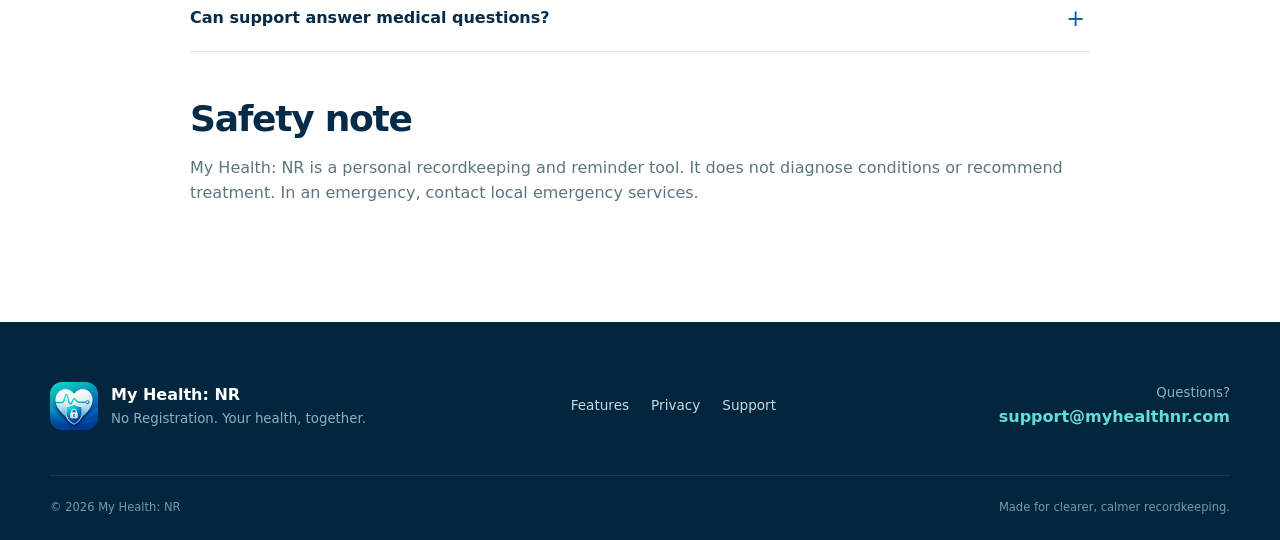
<file: support.html>
<!doctype html>
<html lang="en">
<head>
  <meta charset="utf-8">
  <meta name="viewport" content="width=device-width, initial-scale=1">
  <meta name="theme-color" content="#075dad">
  <meta name="description" content="Support and common questions for My Health: NR.">
  <title>Support — My Health: NR</title>
  <link rel="icon" href="assets/icon.png">
  <link rel="stylesheet" href="styles.css">
</head>
<body>
  <a class="skip-link" href="#main">Skip to main content</a>
  <header class="site-header" data-header>
    <div class="header-inner">
      <a class="brand" href="index.html" aria-label="My Health: NR home"><img src="assets/icon.png" alt="" width="44" height="44"><span>My Health: <strong>NR</strong></span></a>
      <button class="menu-button" type="button" aria-expanded="false" aria-controls="site-nav" data-menu-button><span class="sr-only">Open menu</span><span></span><span></span><span></span></button>
      <nav id="site-nav" class="site-nav" aria-label="Main navigation" data-nav><a href="index.html#why">Why NR</a><a href="index.html#features">Features</a><a href="privacy.html">Privacy</a><a href="support.html" aria-current="page">Support</a></nav>
    </div>
  </header>
  <main id="main">
    <section class="inner-hero">
      <div class="shell"><p class="section-kicker">We’re here to help</p><h1>Support</h1><p>Get help with My Health: NR while keeping personal health details private.</p></div>
    </section>
    <article class="policy-wrap">
      <div class="support-grid">
        <section class="support-card"><h2>Email support</h2><p><a href="mailto:support@myhealthnr.com?subject=My%20Health%3A%20NR%20support">support@myhealthnr.com</a><br>Use “My Health: NR support” in the subject.</p></section>
        <section class="support-card"><h2>Privacy questions</h2><p>Read the <a href="privacy.html">privacy policy</a> or email us with the subject “My Health: NR privacy.”</p></section>
      </div>

      <h2>What to include</h2>
      <ul>
        <li>Your phone or tablet model and operating-system version.</li>
        <li>The app version and build number shown on the About screen or store listing.</li>
        <li>What you were doing, what you expected, and the exact error message.</li>
        <li>For Bluetooth questions, the health-device make and model.</li>
      </ul>
      <div class="policy-callout"><p>Hide personal information in screenshots. Do not send passwords, full device serial numbers, or unnecessary health records.</p></div>

      <section class="faq" aria-labelledby="faq-heading">
        <h2 id="faq-heading">Common questions</h2>
        <details><summary>Do I need to create an account?</summary><p>No. NR means No Registration. The app is designed to work without a developer-hosted account.</p></details>
        <details><summary>Where is my health information stored?</summary><p>The information you enter or import is kept in an encrypted local database on your device. My Health: NR does not operate its own health-data cloud.</p></details>
        <details><summary>Can the developer recover my records?</summary><p>No. The developer cannot remotely retrieve health records that exist only on your device and does not hold a recovery copy. Review the <a href="privacy.html">privacy policy</a> before deleting or offloading the app.</p></details>
        <details><summary>Why can’t I connect my Bluetooth device?</summary><p>Check that Bluetooth permission is enabled, wake the health device, and keep it nearby. Compatibility depends on the exact model and measurement protocol; discovering a device does not guarantee that readings can be imported. Manual entry remains available.</p></details>
        <details><summary>Are reminders guaranteed to appear?</summary><p>No. The app can schedule local notifications, but delivery depends on notification permission, device settings, battery-management behavior, and the operating system. Keep important care instructions somewhere you can reliably access them.</p></details>
        <details><summary>How do medication name suggestions work?</summary><p>The app uses a bundled offline list of common medication, vitamin, and supplement names. Suggestions are only entry aids, not medical recommendations. You can type another name as free text.</p></details>
        <details><summary>Can I share a report?</summary><p>In versions with reporting, choose the information and date range, review the result, then use the system share or print controls. Information leaves the app only when you choose a destination.</p></details>
        <details><summary>Can support answer medical questions?</summary><p>No. Contact your clinician or pharmacist about diagnosis, treatment, dosing, or medication changes. My Health: NR support is for help with the app and is not an emergency or clinical service.</p></details>
      </section>

      <h2>Safety note</h2>
      <p>My Health: NR is a personal recordkeeping and reminder tool. It does not diagnose conditions or recommend treatment. In an emergency, contact local emergency services.</p>
    </article>
  </main>
  <footer class="site-footer">
    <div class="shell footer-grid"><div class="footer-brand"><img src="assets/icon.png" alt="" width="48" height="48"><div><strong>My Health: NR</strong><small>No Registration. Your health, together.</small></div></div><nav aria-label="Footer navigation"><a href="index.html#features">Features</a><a href="privacy.html">Privacy</a><a href="support.html">Support</a></nav><div class="footer-contact"><small>Questions?</small><a href="mailto:support@myhealthnr.com">support@myhealthnr.com</a></div></div>
    <div class="shell footer-bottom"><span>© <span data-year>2026</span> My Health: NR</span><span>Made for clearer, calmer recordkeeping.</span></div>
  </footer>
  <script src="script.js"></script>
</body>
</html>
</file>
<file: styles.css>
:root {
  --navy: #052b49;
  --blue: #075dad;
  --blue-deep: #064888;
  --teal: #0eb8b7;
  --teal-dark: #087f84;
  --mint: #d8fbf7;
  --ice: #f4fbfc;
  --ink: #12394f;
  --muted: #5c7582;
  --line: #d8e8ec;
  --white: #fff;
  --shadow: 0 24px 70px rgba(6, 58, 89, .12);
  --radius: 26px;
  --shell: min(1180px, calc(100% - 40px));
}

* { box-sizing: border-box; }
html { scroll-behavior: smooth; }
body { margin: 0; color: var(--ink); background: var(--white); font-family: Inter, ui-sans-serif, system-ui, -apple-system, BlinkMacSystemFont, "Segoe UI", sans-serif; line-height: 1.6; -webkit-font-smoothing: antialiased; }
img, svg { display: block; max-width: 100%; }
a { color: inherit; }
button, a { -webkit-tap-highlight-color: transparent; }
button { font: inherit; }
h1, h2, h3, p { margin-top: 0; }
h1, h2, h3 { color: var(--navy); letter-spacing: -.035em; line-height: 1.08; }
h1 { font-size: clamp(3.3rem, 7vw, 6.6rem); font-weight: 780; margin-bottom: 28px; }
h2 { font-size: clamp(2.15rem, 4.2vw, 4.25rem); margin-bottom: 24px; }
h3 { font-size: clamp(1.35rem, 2vw, 1.85rem); margin-bottom: 14px; }
p { color: var(--muted); }
.shell { width: var(--shell); margin-inline: auto; }
.sr-only { position: absolute; width: 1px; height: 1px; padding: 0; margin: -1px; overflow: hidden; clip: rect(0,0,0,0); white-space: nowrap; border: 0; }
.skip-link { position: fixed; left: 16px; top: -80px; z-index: 999; background: var(--navy); color: white; padding: 12px 18px; border-radius: 9px; text-decoration: none; transition: top .2s; }
.skip-link:focus { top: 16px; }

.site-header { position: fixed; inset: 0 0 auto; z-index: 50; background: rgba(255,255,255,.86); backdrop-filter: blur(18px); border-bottom: 1px solid rgba(5,43,73,.08); transition: box-shadow .25s, background .25s; }
.site-header.scrolled { background: rgba(255,255,255,.96); box-shadow: 0 8px 30px rgba(5,43,73,.08); }
.header-inner { width: var(--shell); min-height: 78px; margin-inline: auto; display: flex; align-items: center; justify-content: space-between; gap: 30px; }
.brand { display: inline-flex; align-items: center; gap: 12px; text-decoration: none; color: var(--navy); font-size: 1.12rem; font-weight: 680; letter-spacing: -.02em; }
.brand img { width: 44px; height: 44px; border-radius: 11px; box-shadow: 0 6px 16px rgba(6,74,126,.18); }
.brand strong { color: var(--blue); }
.site-nav { display: flex; align-items: center; gap: 34px; }
.site-nav a { color: #35566a; text-decoration: none; font-size: .94rem; font-weight: 650; }
.site-nav a:hover, .site-nav a:focus-visible { color: var(--blue); }
.menu-button { display: none; width: 44px; height: 44px; border: 0; background: transparent; align-items: center; justify-content: center; flex-direction: column; gap: 5px; }
.menu-button span:not(.sr-only) { width: 23px; height: 2px; background: var(--navy); border-radius: 2px; transition: transform .2s, opacity .2s; }

.hero { position: relative; min-height: 800px; padding: 155px 0 100px; overflow: hidden; background: linear-gradient(135deg, #f4fcfc 0%, #fbfdff 48%, #eef8ff 100%); }
.hero::after { content: ""; position: absolute; inset: auto 0 0; height: 1px; background: linear-gradient(90deg, transparent, #b9dfe4, transparent); }
.hero-grid { display: grid; grid-template-columns: 1.02fr .98fr; align-items: center; gap: clamp(30px, 5vw, 80px); position: relative; z-index: 2; }
.hero-copy { padding-bottom: 20px; }
.eyebrow, .section-kicker { display: inline-flex; align-items: center; gap: 9px; color: var(--teal-dark); font-size: .78rem; font-weight: 800; letter-spacing: .14em; text-transform: uppercase; margin-bottom: 22px; }
.eyebrow { padding: 8px 13px; border-radius: 999px; background: rgba(14,184,183,.09); border: 1px solid rgba(14,184,183,.2); }
.eyebrow-dot { width: 7px; height: 7px; background: var(--teal); border-radius: 50%; box-shadow: 0 0 0 5px rgba(14,184,183,.1); }
h1 span { color: var(--blue); }
.hero-lead { max-width: 650px; font-size: clamp(1.15rem, 2vw, 1.38rem); line-height: 1.65; margin-bottom: 34px; }
.hero-actions { display: flex; gap: 12px; flex-wrap: wrap; }
.button { min-height: 52px; display: inline-flex; align-items: center; justify-content: center; padding: 13px 22px; border: 1px solid transparent; border-radius: 13px; text-decoration: none; font-weight: 760; transition: transform .18s, box-shadow .18s, background .18s; }
.button:hover { transform: translateY(-2px); }
.button-primary { color: white; background: linear-gradient(135deg, var(--blue), #087fc3); box-shadow: 0 13px 28px rgba(7,93,173,.22); }
.button-primary:hover { box-shadow: 0 16px 34px rgba(7,93,173,.29); }
.button-secondary { color: var(--blue); background: rgba(255,255,255,.9); border-color: #bed7e5; }
.trust-row { display: flex; align-items: center; gap: 12px; flex-wrap: wrap; margin-top: 34px; color: #365c6f; font-size: .79rem; font-weight: 720; }
.trust-item { min-height: 40px; display: inline-flex; align-items: center; gap: 9px; padding: 6px 11px 6px 7px; border: 1px solid rgba(64,145,157,.2); border-radius: 999px; background: rgba(255,255,255,.72); box-shadow: 0 5px 18px rgba(7,80,103,.04); }
.trust-icon { width: 28px; height: 28px; flex: 0 0 auto; display: grid; place-items: center; border-radius: 50%; color: var(--teal-dark); background: linear-gradient(145deg, #daf7f2, #edf9ff); }
.trust-icon svg { width: 17px; height: 17px; fill: none; stroke: currentColor; stroke-width: 1.85; stroke-linecap: round; stroke-linejoin: round; }
.hero-glow { position: absolute; border-radius: 50%; filter: blur(10px); opacity: .7; }
.hero-glow-one { width: 430px; height: 430px; right: -100px; top: 40px; background: radial-gradient(circle, rgba(15,189,193,.18), transparent 70%); }
.hero-glow-two { width: 470px; height: 470px; left: -270px; bottom: -180px; background: radial-gradient(circle, rgba(7,93,173,.11), transparent 70%); }

.hero-visual { position: relative; min-height: 740px; display: grid; place-items: center; }
.orbit { position: absolute; border-radius: 50%; border: 1px solid rgba(9,125,154,.12); }
.orbit-one { width: 660px; height: 660px; }
.orbit-two { width: 520px; height: 520px; border-style: dashed; }
.phone { width: 350px; height: 720px; position: relative; z-index: 3; background: #d8fbf7; border: 8px solid #082c47; border-radius: 46px; box-shadow: 0 38px 80px rgba(4,43,76,.26), inset 0 0 0 1px rgba(255,255,255,.7); overflow: hidden; transform: rotate(1deg); }
.phone::before, .phone::after { content: ""; position: absolute; z-index: 0; border-radius: 50%; pointer-events: none; }
.phone::before { width: 430px; height: 250px; left: -155px; top: 70px; background: #68e2d0; opacity: .56; }
.phone::after { width: 430px; height: 300px; right: -210px; top: 270px; background: #33b9c5; opacity: .28; }
.phone-top, .phone-appbar, .phone-body, .phone-home { position: relative; z-index: 1; }
.phone-top { height: 28px; display: flex; align-items: center; justify-content: space-between; padding: 0 14px; background: #f9fcfd; font-size: 8px; font-weight: 750; color: #14374a; }
.phone-island { width: 72px; height: 17px; border-radius: 15px; background: #082c47; }
.phone-status { display: flex; align-items: flex-end; gap: 2px; }
.phone-status i { display: block; width: 3px; border-radius: 3px; background: #082c47; }
.phone-status i:nth-child(1) { height: 4px; }.phone-status i:nth-child(2) { height: 6px; }.phone-status i:nth-child(3) { width: 8px; height: 5px; border-radius: 2px; }
.phone-appbar { height: 54px; display: grid; grid-template-columns: 44px 1fr 44px; align-items: center; padding: 0 7px; background: rgba(227,252,249,.94); border-bottom: 1px solid rgba(8,74,96,.35); }
.mnr-brand-backdrop { width: 36px; height: 36px; display: grid; place-items: center; border-radius: 10px; border: 1px solid #438f91; background: #0a6f8f; }
.mnr-brand-mask { width: 30px; height: 30px; display: block; background: #fff; -webkit-mask: url("assets/mhd-icon-mask.png") center/contain no-repeat; mask: url("assets/mhd-icon-mask.png") center/contain no-repeat; }
.mnr-profile-control { min-width: 0; min-height: 38px; display: flex; align-items: center; justify-content: center; gap: 7px; padding: 4px 10px; border: 1px solid rgba(10,111,143,.24); border-radius: 22px; background: rgba(255,255,255,.76); box-shadow: 0 2px 5px rgba(6,72,94,.1); }
.mnr-profile-control strong { min-width: 0; overflow: hidden; color: #073b4c; font-size: 13px; line-height: 1; text-overflow: ellipsis; white-space: nowrap; }
.mnr-profile-control svg { width: 15px; height: 15px; fill: none; stroke: #0a6f8f; stroke-width: 2.2; stroke-linecap: round; stroke-linejoin: round; }
.phone-avatar { width: 25px; height: 25px; flex: 0 0 auto; display: grid; place-items: center; color: white; background: #0a6f8f; border-radius: 50%; font-size: 10px; font-weight: 800; }
.mnr-top-spacer { width: 36px; height: 36px; }
.phone-body { height: calc(100% - 82px); padding: 8px 10px 22px; overflow: hidden; }
.demo-note { color: #45656f; font-size: 6.6px; font-weight: 850; letter-spacing: .065em; text-align: center; margin-bottom: 7px; }
.mnr-actions { display: grid; grid-template-columns: 1fr 1fr; gap: 7px; margin-bottom: 9px; }
.mnr-action { min-height: 41px; display: flex; align-items: center; justify-content: center; gap: 6px; padding: 6px 8px; border-radius: 9px; font-size: 10px; font-weight: 800; line-height: 1.1; text-align: center; }
.mnr-action svg { width: 16px; height: 16px; flex: 0 0 auto; fill: none; stroke: currentColor; stroke-width: 1.9; stroke-linecap: round; stroke-linejoin: round; }
.mnr-action-primary { color: #fff; background: #0a6f8f; }
.mnr-action-secondary { color: #075d77; border: 1px solid #0a6f8f; background: #fff; }
.mnr-section-heading { display: flex; align-items: flex-end; justify-content: space-between; gap: 8px; margin-bottom: 6px; }
.mnr-section-heading strong, .mnr-section-heading small { display: block; }
.mnr-section-heading strong { color: #073b4c; font-size: 12.5px; line-height: 1.15; }
.mnr-section-heading small { margin-top: 2px; color: #56727d; font-size: 7.6px; line-height: 1.2; }
.mnr-section-heading > span { color: #075d77; font-size: 8px; font-weight: 800; }
.mnr-reading-grid { display: grid; grid-template-columns: 1fr 1fr; gap: 7px; }
.mnr-reading-card { min-height: 106px; display: flex; flex-direction: column; padding: 9px; border-radius: 11px; background: #fff; border: 1px solid #b7dadd; box-shadow: 0 4px 10px rgba(7,59,76,.06); }
.mnr-card-wide { grid-column: 1/-1; }
.mnr-card-label { display: flex; align-items: center; gap: 5px; color: #45656f; font-size: 8.6px; font-weight: 800; }
.mnr-card-label svg { width: 13px; height: 13px; flex: 0 0 auto; fill: #075d77; stroke: #075d77; stroke-width: 1.5; stroke-linecap: round; stroke-linejoin: round; }
.mnr-reading-data { flex: 1; display: flex; flex-direction: column; justify-content: center; padding: 3px 0; }
.mnr-primary { display: flex; align-items: baseline; flex-wrap: wrap; gap: 4px; }
.mnr-primary strong { color: #073b4c; font-size: 18px; line-height: 1.1; font-weight: 800; }
.mnr-primary span { color: #45656f; font-size: 9px; font-weight: 400; }
.mnr-secondary { display: flex; align-items: baseline; justify-content: space-between; gap: 6px; color: #56727d; font-size: 7.6px; font-weight: 700; }
.mnr-secondary b { color: #073b4c; font-size: 9px; font-weight: 800; }
.mnr-secondary i { color: #56727d; font-style: normal; font-weight: 400; }
.mnr-card-footer { display: block; margin-top: auto; color: #6b8088; font-size: 7px; line-height: 1.2; }
.mnr-weight-card { min-height: 118px; }
.mnr-weight-layout { flex: 1; display: grid; grid-template-columns: .9fr 1.1fr; gap: 9px; align-items: center; }
.mnr-trend-delta { display: block; margin-top: 5px; color: #075d77; font-size: 7.7px; }
.mnr-bars { height: 47px; display: flex; align-items: flex-end; gap: 3px; position: relative; padding-bottom: 11px; }
.mnr-bars i { flex: 1; min-width: 3px; border-radius: 3px 3px 1px 1px; background: #13aeb1; }
.mnr-bars > span { position: absolute; inset: auto 0 0; display: flex; justify-content: space-between; }
.mnr-bars em { color: #6b8088; font-size: 6px; font-style: normal; }
.mnr-ox-card { min-height: 78px; }
.mnr-ox-layout { flex: 1; display: grid; grid-template-columns: .85fr 1fr 1fr; gap: 10px; align-items: center; padding: 2px 0; }
.mnr-ox-layout .mnr-secondary { display: block; }
.mnr-ox-layout .mnr-secondary b { display: block; margin-top: 2px; }
.mnr-agenda-card { margin-top: 7px; padding: 9px 10px 7px; border-radius: 12px; border: 1px solid #b7dadd; background: #fff; }
.mnr-agenda-heading { display: flex; align-items: flex-start; justify-content: space-between; gap: 8px; margin-bottom: 3px; }
.mnr-agenda-heading strong, .mnr-agenda-heading small { display: block; }
.mnr-agenda-heading strong { color: #073b4c; font-size: 12px; }
.mnr-agenda-heading small { color: #56727d; font-size: 7.3px; }
.mnr-agenda-heading > span { color: #07877f; font-size: 7.5px; font-weight: 800; }
.mnr-agenda-row { min-height: 42px; display: grid; grid-template-columns: 24px 1fr auto; align-items: center; gap: 6px; border-top: 1px solid #dcebed; }
.mnr-agenda-icon { width: 23px; height: 23px; display: grid; place-items: center; border-radius: 7px; color: #075d77; background: #e3f7f2; }
.mnr-agenda-icon svg { width: 14px; height: 14px; fill: none; stroke: currentColor; stroke-width: 1.8; stroke-linecap: round; stroke-linejoin: round; }
.mnr-test-icon { background: #e8f3fb; }
.mnr-agenda-row div strong, .mnr-agenda-row div small { display: block; }
.mnr-agenda-row div strong { color: #173b4b; font-size: 8.3px; line-height: 1.15; }
.mnr-agenda-row div small { margin-top: 2px; color: #6b8088; font-size: 6.8px; line-height: 1.1; }
.mnr-agenda-row > b { max-width: 56px; color: #07877f; font-size: 6.8px; line-height: 1.1; text-align: right; }
.mnr-completed { min-height: 31px; display: flex; align-items: center; justify-content: space-between; border-top: 1px solid #dcebed; color: #6b8088; font-size: 7.6px; font-weight: 800; opacity: .72; }
.mnr-completed svg { width: 14px; height: 14px; fill: none; stroke: currentColor; stroke-width: 2; stroke-linecap: round; stroke-linejoin: round; }
.phone-home { position: absolute; width: 90px; height: 4px; border-radius: 4px; background: #103248; bottom: 8px; left: 50%; transform: translateX(-50%); }
.floating-card { position: absolute; z-index: 4; display: none; align-items: center; gap: 10px; padding: 12px 15px; background: rgba(255,255,255,.94); border: 1px solid rgba(174,212,221,.8); border-radius: 15px; box-shadow: 0 18px 36px rgba(6,52,82,.14); }
.floating-card > span { width: 29px; height: 29px; display: grid; place-items: center; border-radius: 9px; background: #e2f8f4; color: #078a79; font-weight: 850; }
.floating-card strong, .floating-card small { display: block; white-space: nowrap; }
.floating-card strong { color: #143e53; font-size: .76rem; }
.floating-card small { color: #6c858f; font-size: .62rem; }
.float-lock { top: 125px; right: -12px; }
.float-journal { bottom: 80px; left: -24px; }

.problem-section { padding: 120px 0 100px; background: white; }
.problem-grid { display: grid; grid-template-columns: 1.1fr .9fr; gap: clamp(40px, 7vw, 100px); align-items: end; }
.problem-grid h2 { max-width: 750px; margin-bottom: 0; }
.problem-copy { font-size: 1.13rem; padding-bottom: 5px; }
.problem-copy p { margin-bottom: 14px; }
.problem-answer { color: var(--blue); font-weight: 750; }
.device-story { margin-top: 66px; }
.device-photo-card { margin: 0; overflow: hidden; border: 1px solid #cfe5e8; border-radius: 30px; background: white; box-shadow: 0 24px 60px rgba(5,66,91,.13); }
.device-photo-frame { position: relative; overflow: hidden; aspect-ratio: 3 / 2; background: #eaf5fb; }
.device-photo-frame > img { display: block; width: 100%; height: 100%; object-fit: cover; }
.device-phone-ui { position: absolute; z-index: 2; left: 39.57%; top: 20.7%; width: 19.2%; height: 56.8%; box-sizing: border-box; overflow: hidden; padding: 1.2% 1%; border-radius: 0 0 10% 10%; color: #113b4e; background: linear-gradient(180deg,#c4f5ee 0%,#eafbf8 100%); box-shadow: inset 0 0 0 1px rgba(5,83,111,.1); font-size: clamp(4px,.52vw,7px); }
.device-app-top { display: grid; grid-template-columns: 14% 1fr 12%; align-items: center; gap: 3%; padding-bottom: 4%; border-bottom: 1px solid rgba(8,117,131,.18); font-weight: 800; }
.device-app-top img { width: 100%; border-radius: 24%; }
.device-app-top span { white-space: nowrap; }
.device-app-top b { display: grid; place-items: center; aspect-ratio: 1; border-radius: 50%; color: white; background: #078a9d; font-size: .9em; }
.device-demo-label { padding: 4% 0 3%; color: #447780; text-align: center; font-size: .72em; font-weight: 800; letter-spacing: .08em; }
.device-actions { display: grid; grid-template-columns: 1fr 1fr; gap: 4%; }
.device-actions span { display: grid; min-height: 2.9em; place-items: center; padding: 3%; border-radius: .65em; color: white; background: #087bab; text-align: center; font-size: .82em; font-weight: 800; line-height: 1.1; }
.device-actions span:last-child { color: #075d7b; border: 1px solid #75c9c6; background: white; }
.device-section-title { display: flex; justify-content: space-between; align-items: end; padding: 5% 0 2%; }
.device-section-title strong, .device-section-title small { display: block; }
.device-section-title strong { font-size: 1.05em; }
.device-section-title small { color: #5d7f88; font-size: .72em; }
.device-reading-grid { display: grid; grid-template-columns: 1fr 1fr; gap: 4%; }
.device-reading-grid > div { min-width: 0; padding: 7% 7% 8%; border-radius: .65em; background: white; box-shadow: 0 1px 4px rgba(4,77,89,.08); }
.device-reading-grid small, .device-reading-grid strong, .device-weight-card small, .device-weight-card strong { display: block; }
.device-reading-grid small { overflow: hidden; color: #3a6572; font-size: .68em; font-weight: 750; white-space: nowrap; }
.device-reading-grid strong { margin-top: 5%; color: #083a55; font-size: 1.45em; }
.device-reading-grid em, .device-weight-card em { color: #5d7c86; font-size: .58em; font-style: normal; font-weight: 600; }
.device-weight-card { display: grid; grid-template-columns: .8fr 1.2fr; align-items: end; gap: 6%; margin-top: 4%; padding: 5%; border-radius: .65em; background: white; }
.device-weight-card small { color: #3a6572; font-size: .7em; font-weight: 750; }
.device-weight-card strong { margin-top: 5%; color: #083a55; font-size: 1.25em; }
.device-weight-card > i { display: flex; height: 2.8em; align-items: end; gap: 5%; border-bottom: 1px solid #d5e9e8; }
.device-weight-card > i b { width: 16%; height: 48%; border-radius: .25em .25em 0 0; background: #0bb7b0; }
.device-weight-card > i b:nth-child(2) { height: 62%; }
.device-weight-card > i b:nth-child(3) { height: 55%; }
.device-weight-card > i b:nth-child(4) { height: 67%; }
.device-weight-card > i b:nth-child(5) { height: 58%; background: #075dad; }
.device-agenda { margin-top: 4%; padding: 5%; border-radius: .65em; background: rgba(255,255,255,.92); }
.device-agenda > strong { display: block; margin-bottom: 3%; font-size: .83em; }
.device-agenda > span { display: grid; grid-template-columns: 1em 1fr auto; align-items: center; gap: 3%; padding: 3% 0; border-top: 1px solid #deecec; font-size: .65em; font-weight: 750; }
.device-agenda > span i { width: .85em; height: .85em; border-radius: .3em; background: #0ba9aa; }
.device-agenda > span small { color: #56808a; font-size: .9em; white-space: nowrap; }
.device-photo-caption { display: grid; grid-template-columns: 56px 1fr; align-items: center; gap: 18px; padding: 24px 28px; color: white; background: linear-gradient(135deg,#075dad,#087f9d); }
.device-photo-caption > span:last-child, .device-photo-caption strong, .device-photo-caption small { display: block; }
.device-photo-caption strong { margin-bottom: 4px; font-size: 1.05rem; }
.device-photo-caption small { max-width: 840px; color: rgba(255,255,255,.84); font-size: .84rem; line-height: 1.55; }
.device-caption-icon { display: grid; width: 48px; height: 48px; place-items: center; border-radius: 15px; background: rgba(255,255,255,.14); }
.device-caption-icon svg { width: 25px; height: 25px; fill: none; stroke: white; stroke-width: 1.8; stroke-linecap: round; stroke-linejoin: round; }

.features-section { padding: 115px 0 130px; background: linear-gradient(180deg, #f5fbfc, #eef8fa); border-top: 1px solid #e1eef0; }
.section-heading { max-width: 720px; margin-bottom: 55px; }
.section-heading.centered { margin-inline: auto; text-align: center; }
.section-heading p:last-child { font-size: 1.08rem; }
.feature-grid { display: grid; grid-template-columns: repeat(2, 1fr); gap: 20px; }
.feature-card { position: relative; min-height: 310px; padding: 34px; border-radius: var(--radius); background: rgba(255,255,255,.96); border: 1px solid #d9eaed; box-shadow: 0 14px 36px rgba(4,63,82,.06); overflow: hidden; isolation: isolate; }
.feature-card::before { content: ""; position: absolute; z-index: -1; width: 190px; height: 190px; right: -85px; top: -95px; border-radius: 50%; background: radial-gradient(circle, rgba(14,184,183,.1), transparent 70%); }
.feature-card p { margin-bottom: 0; }
.feature-large { grid-column: 1/-1; min-height: 430px; display: grid; grid-template-columns: .8fr 1.2fr; gap: 50px; align-items: center; }
.feature-number { display: inline-flex; align-items: center; justify-content: center; width: 38px; height: 27px; color: #3f7883; font-size: .68rem; font-weight: 850; letter-spacing: .1em; margin-bottom: 32px; border-radius: 999px; background: #e4f5f4; }
.feature-stack { display: flex; min-height: 485px; flex-direction: column; }
.feature-stack .feature-number { margin-bottom: 18px; }
.feature-card-copy { margin-top: auto; }
.feature-illustration { width: 100%; min-height: 190px; display: grid; place-items: center; margin-bottom: 26px; overflow: hidden; border: 1px solid #d8ebec; border-radius: 20px; background: linear-gradient(145deg, #f3fbfc, #e9f6f8); box-shadow: inset 0 1px 0 rgba(255,255,255,.8); }
.feature-illustration > svg { width: 100%; height: auto; }
.feature-photo { position: relative; min-height: 0; aspect-ratio: 16 / 9; margin: 0 0 26px; display: block; background: #dcebed; box-shadow: 0 12px 26px rgba(7,68,88,.09); }
.feature-photo img { display: block; width: 100%; height: 100%; object-fit: cover; }
.feature-photo figcaption { position: absolute; right: 12px; bottom: 11px; padding: 5px 9px; border: 1px solid rgba(255,255,255,.42); border-radius: 999px; color: white; background: rgba(4,44,63,.68); backdrop-filter: blur(7px); font-size: .58rem; font-weight: 800; letter-spacing: .08em; text-transform: uppercase; }
.medication-photo img { object-position: 50% 48%; }
.reminder-photo img { object-position: 50% 45%; }
.journal-photo img { object-position: 50% 54%; }
.report-photo img { object-position: 50% 48%; }
.trend-demo { padding: 26px; border-radius: 22px; border: 1px solid #cfe4e7; background: #f7fcfc; box-shadow: 0 16px 30px rgba(7,73,92,.08); transform: rotate(-.45deg); }
.trend-top { display: flex; align-items: flex-start; justify-content: space-between; gap: 15px; color: #4b6b78; font-size: .82rem; font-weight: 700; }
.trend-top b, .trend-top small { display: block; }
.trend-top b { color: var(--navy); font-size: .92rem; }
.trend-top small { margin-top: 2px; color: #72909a; font-size: .65rem; font-weight: 600; }
.sample-pill { padding: 4px 7px; border-radius: 999px; background: #e4f6f5; color: #398488; font-size: .56rem; letter-spacing: .07em; }
.trend-values { display: flex; align-items: end; justify-content: space-between; gap: 12px; margin: 15px 0 0; }
.trend-values strong { color: var(--navy); font-size: 2rem; line-height: 1.1; }
.trend-values strong small { display: inline; color: #5d7885; font-size: .85rem; font-weight: 720; }
.trend-values > span { color: #6c828d; font-size: .68rem; }
.trend-demo svg { width: 100%; height: 146px; margin-top: -3px; }
.chart-grid { fill: none; stroke: #deeded; stroke-width: 1.5; }
.chart-average { fill: none; stroke: #8ecfd0; stroke-width: 1.5; stroke-dasharray: 6 7; }
.trend-bars rect { fill: url(#bar-primary); opacity: .82; }
.trend-bars .latest-bar { fill: url(#bar-latest); opacity: 1; }
.latest-dot { fill: #075dad; stroke: #fff; stroke-width: 4; }
.chart-labels { display: grid; grid-template-columns: repeat(6, 1fr); color: #84949b; font-size: .58rem; text-align: center; }
.chart-labels span:first-child { text-align: left; }
.chart-labels span:last-child { text-align: right; color: #356f7e; font-weight: 750; }
.privacy-section { padding: 125px 0; background: radial-gradient(circle at 12% 40%, #0a5e8a 0, transparent 35%), linear-gradient(135deg, #052d4b, #063e65 58%, #065b79); overflow: hidden; }
.privacy-grid { display: grid; grid-template-columns: .85fr 1.15fr; gap: clamp(45px, 8vw, 110px); align-items: center; }
.privacy-copy h2 { color: white; }
.privacy-copy > p:not(.section-kicker) { color: #bfd5df; font-size: 1.08rem; }
.section-kicker.light { color: #57e1d6; }
.privacy-list { list-style: none; padding: 0; margin: 34px 0; display: grid; gap: 22px; }
.privacy-list li { display: flex; gap: 15px; }
.privacy-list li > span { width: 27px; height: 27px; flex: 0 0 auto; display: grid; place-items: center; color: #042f48; background: #61ddd2; border-radius: 50%; font-weight: 900; }
.privacy-list strong, .privacy-list small { display: block; }
.privacy-list strong { color: white; font-size: .98rem; }
.privacy-list small { color: #9fbfcd; margin-top: 3px; }
.text-link { display: inline-flex; align-items: center; gap: 11px; color: var(--blue); font-weight: 750; text-decoration: none; }
.text-link span { transition: transform .2s; }
.text-link:hover span { transform: translateX(4px); }
.light-link { color: #6ee7de; }
.privacy-visual { position: relative; min-height: 500px; display: grid; place-items: center; }
.privacy-visual::before { content: ""; position: absolute; width: 320px; height: 320px; border-radius: 50%; background: rgba(24,212,201,.12); filter: blur(20px); }
.privacy-visual img { position: relative; z-index: 3; width: 180px; height: 180px; border-radius: 42px; box-shadow: 0 32px 60px rgba(0,18,35,.45); }
.privacy-ring { position: absolute; border-radius: 50%; border: 1px solid rgba(92,226,216,.2); }
.ring-one { width: 360px; height: 360px; }
.ring-two { width: 500px; height: 500px; border-style: dashed; }
.privacy-badge { position: absolute; z-index: 4; display: flex; align-items: center; gap: 9px; padding: 11px 15px; color: white; background: rgba(255,255,255,.1); backdrop-filter: blur(10px); border: 1px solid rgba(255,255,255,.16); border-radius: 13px; font-size: .78rem; font-weight: 700; box-shadow: 0 15px 28px rgba(0,20,39,.22); }
.privacy-badge span { width: 23px; height: 23px; display: grid; place-items: center; border-radius: 7px; background: #5ae0d5; color: #05334c; }
.badge-local { top: 70px; right: 0; }
.badge-account { bottom: 70px; left: 0; }

.availability-section { padding: 100px 0; background: white; }
.availability-card { display: flex; justify-content: space-between; align-items: center; gap: 40px; padding: clamp(35px, 6vw, 70px); border-radius: 28px; border: 1px solid #cde4e7; background: linear-gradient(135deg, #f3fbfb, #edf7ff); box-shadow: var(--shadow); }
.availability-card > div { max-width: 700px; }
.availability-card h2 { font-size: clamp(2rem, 4vw, 3.5rem); }
.availability-card p:last-child { margin-bottom: 0; font-size: 1.05rem; }
.disclaimer-section { background: #eef7f8; border-top: 1px solid #d9e9eb; }
.disclaimer-inner { min-height: 110px; display: flex; align-items: center; gap: 18px; padding-block: 25px; }
.disclaimer-inner svg { width: 28px; height: 28px; flex: 0 0 auto; fill: none; stroke: #59818c; stroke-width: 1.8; stroke-linecap: round; stroke-linejoin: round; }
.disclaimer-inner p { margin: 0; color: #587580; font-size: .84rem; }
.disclaimer-inner strong { color: #254d5d; }

.site-footer { padding: 60px 0 24px; background: #03263f; color: white; }
.footer-grid { display: grid; grid-template-columns: 1.4fr .8fr 1fr; gap: 35px; align-items: center; }
.footer-brand { display: flex; align-items: center; gap: 13px; }
.footer-brand img { border-radius: 12px; }
.footer-brand strong, .footer-brand small { display: block; }
.footer-brand small, .footer-contact small { color: #8faebe; }
.footer-grid nav { display: flex; gap: 22px; }
.footer-grid nav a { color: #c6d9e1; text-decoration: none; font-size: .85rem; }
.footer-contact { text-align: right; }
.footer-contact small { display: block; }
.footer-contact a { color: #62ded5; text-decoration: none; font-weight: 700; }
.footer-bottom { margin-top: 45px; padding-top: 22px; display: flex; justify-content: space-between; border-top: 1px solid rgba(255,255,255,.1); color: #7698a9; font-size: .72rem; }

/* Interior pages */
.inner-hero { padding: 150px 0 70px; background: linear-gradient(135deg, #f3fbfb, #edf6ff); border-bottom: 1px solid #dcebed; }
.inner-hero .shell { max-width: 900px; }
.inner-hero h1 { font-size: clamp(2.8rem, 6vw, 5.2rem); margin-bottom: 18px; }
.inner-hero p { max-width: 720px; font-size: 1.12rem; }
.policy-wrap { width: min(900px, calc(100% - 40px)); margin: 0 auto; padding: 70px 0 100px; }
.policy-meta { display: flex; flex-wrap: wrap; gap: 10px 25px; padding-bottom: 26px; margin-bottom: 42px; border-bottom: 1px solid var(--line); color: #66808c; font-size: .8rem; }
.policy-wrap h2 { margin: 48px 0 16px; font-size: clamp(1.55rem, 3vw, 2.25rem); }
.policy-wrap h3 { margin: 30px 0 12px; font-size: 1.25rem; }
.policy-wrap p, .policy-wrap li { font-size: 1rem; }
.policy-wrap ul { padding-left: 1.25rem; }
.policy-wrap li { margin-bottom: 9px; color: var(--muted); }
.policy-callout { padding: 22px 24px; margin: 30px 0; border-left: 4px solid var(--teal); border-radius: 0 14px 14px 0; background: #f1fbfa; }
.policy-callout p { margin: 0; color: #345f6a; }
.support-grid { display: grid; grid-template-columns: 1fr 1fr; gap: 18px; margin: 36px 0 50px; }
.support-card { padding: 25px; border: 1px solid var(--line); border-radius: 18px; background: #f8fcfc; }
.support-card h2 { font-size: 1.3rem; margin: 0 0 9px; }
.support-card p { margin-bottom: 0; font-size: .92rem; }
.support-card a { color: var(--blue); font-weight: 700; }
.faq details { padding: 20px 0; border-top: 1px solid var(--line); }
.faq details:last-child { border-bottom: 1px solid var(--line); }
.faq summary { color: var(--navy); cursor: pointer; font-weight: 760; list-style: none; padding-right: 34px; position: relative; }
.faq summary::-webkit-details-marker { display: none; }
.faq summary::after { content: "+"; position: absolute; right: 5px; top: -4px; color: var(--blue); font-size: 1.4rem; font-weight: 400; }
.faq details[open] summary::after { content: "−"; }
.faq details p { margin: 13px 36px 0 0; }

@media (max-width: 980px) {
  .hero { padding-top: 135px; }
  .hero-grid { grid-template-columns: 1fr; }
  .hero-copy { max-width: 760px; }
  .hero-visual { min-height: 660px; }
  .problem-grid { grid-template-columns: 1fr; }
  .device-flow { grid-template-columns: repeat(3,1fr); }
  .flow-arrow { grid-column: 1/-1; justify-content: center; transform: rotate(90deg); height: 30px; }
  .destination-card { grid-column: 1/-1; justify-content: center; }
  .privacy-grid { grid-template-columns: 1fr; }
  .privacy-visual { min-height: 420px; }
  .privacy-copy { max-width: 760px; }
  .footer-grid { grid-template-columns: 1fr 1fr; }
  .footer-contact { grid-column: 1/-1; text-align: left; }
}

@media (max-width: 720px) {
  :root { --shell: min(100% - 28px, 1180px); --radius: 20px; }
  html { scroll-padding-top: 72px; }
  h1 { font-size: clamp(3.05rem, 15vw, 4.25rem); }
  h2 { font-size: clamp(2rem, 10vw, 3rem); }
  .header-inner { min-height: 70px; }
  .brand img { width: 39px; height: 39px; }
  .menu-button { display: flex; }
  .menu-button[aria-expanded="true"] span:not(.sr-only):nth-of-type(2) { transform: translateY(7px) rotate(45deg); }
  .menu-button[aria-expanded="true"] span:not(.sr-only):nth-of-type(3) { opacity: 0; }
  .menu-button[aria-expanded="true"] span:not(.sr-only):nth-of-type(4) { transform: translateY(-7px) rotate(-45deg); }
  .site-nav { position: absolute; inset: 70px 14px auto; display: none; padding: 12px; flex-direction: column; align-items: stretch; gap: 0; background: white; border: 1px solid var(--line); border-radius: 14px; box-shadow: 0 20px 45px rgba(3,40,62,.17); }
  .site-nav.open { display: flex; }
  .site-nav a { padding: 12px; }
  .hero { min-height: auto; padding: 120px 0 75px; }
  .hero-lead { font-size: 1.1rem; }
  .hero-actions { align-items: stretch; }
  .hero-actions .button { width: 100%; }
  .trust-row { display: grid; grid-template-columns: 1fr 1fr; gap: 12px; }
  .hero-visual { min-height: 650px; transform: scale(.88); margin: -30px -35px -65px; }
  .floating-card { display: none; }
  .problem-section, .features-section, .privacy-section, .availability-section { padding-block: 80px; }
  .device-story { margin-top: 45px; }
  .device-photo-card { border-radius: 22px; }
  .device-photo-caption { grid-template-columns: 48px 1fr; gap: 14px; padding: 20px; }
  .device-caption-icon { width: 44px; height: 44px; border-radius: 13px; }
  .feature-grid { grid-template-columns: 1fr; }
  .feature-card, .feature-large { grid-column: auto; min-height: auto; padding: 27px; }
  .feature-large { grid-template-columns: 1fr; gap: 30px; }
  .feature-number { margin-bottom: 28px; }
  .feature-stack .feature-number { margin-bottom: 16px; }
  .feature-illustration { min-height: 170px; margin-bottom: 22px; }
  .feature-photo { min-height: 0; margin-bottom: 22px; }
  .feature-card-copy { margin-top: 0; }
  .privacy-visual { min-height: 350px; transform: scale(.82); margin: -40px -20px; }
  .availability-card { align-items: flex-start; flex-direction: column; }
  .availability-card .button { width: 100%; }
  .footer-grid { grid-template-columns: 1fr; }
  .footer-grid nav { flex-wrap: wrap; }
  .footer-contact { grid-column: auto; }
  .footer-bottom { gap: 12px; flex-direction: column; }
  .support-grid { grid-template-columns: 1fr; }
  .inner-hero { padding-top: 125px; }
}

@media (max-width: 430px) {
  .trust-row { grid-template-columns: 1fr; }
  .trust-item { width: 100%; }
  .hero-visual { min-height: 630px; transform: scale(.82); margin: -48px -60px -90px; }
  .privacy-visual { transform: scale(.72); margin: -70px -50px; }
  .trend-demo { padding: 18px; }
  .trend-demo svg { height: 126px; }
  .device-photo-card { border-radius: 18px; }
  .device-photo-caption { grid-template-columns: 40px 1fr; gap: 12px; padding: 17px; }
  .device-caption-icon { width: 38px; height: 38px; border-radius: 11px; }
  .device-caption-icon svg { width: 21px; height: 21px; }
  .device-photo-caption strong { font-size: .96rem; }
  .device-photo-caption small { font-size: .76rem; line-height: 1.48; }
  .feature-photo figcaption { right: 9px; bottom: 8px; padding: 4px 7px; font-size: .52rem; }
}

@media (prefers-reduced-motion: reduce) {
  html { scroll-behavior: auto; }
  *, *::before, *::after { animation-duration: .01ms !important; animation-iteration-count: 1 !important; transition-duration: .01ms !important; }
}
</file>
